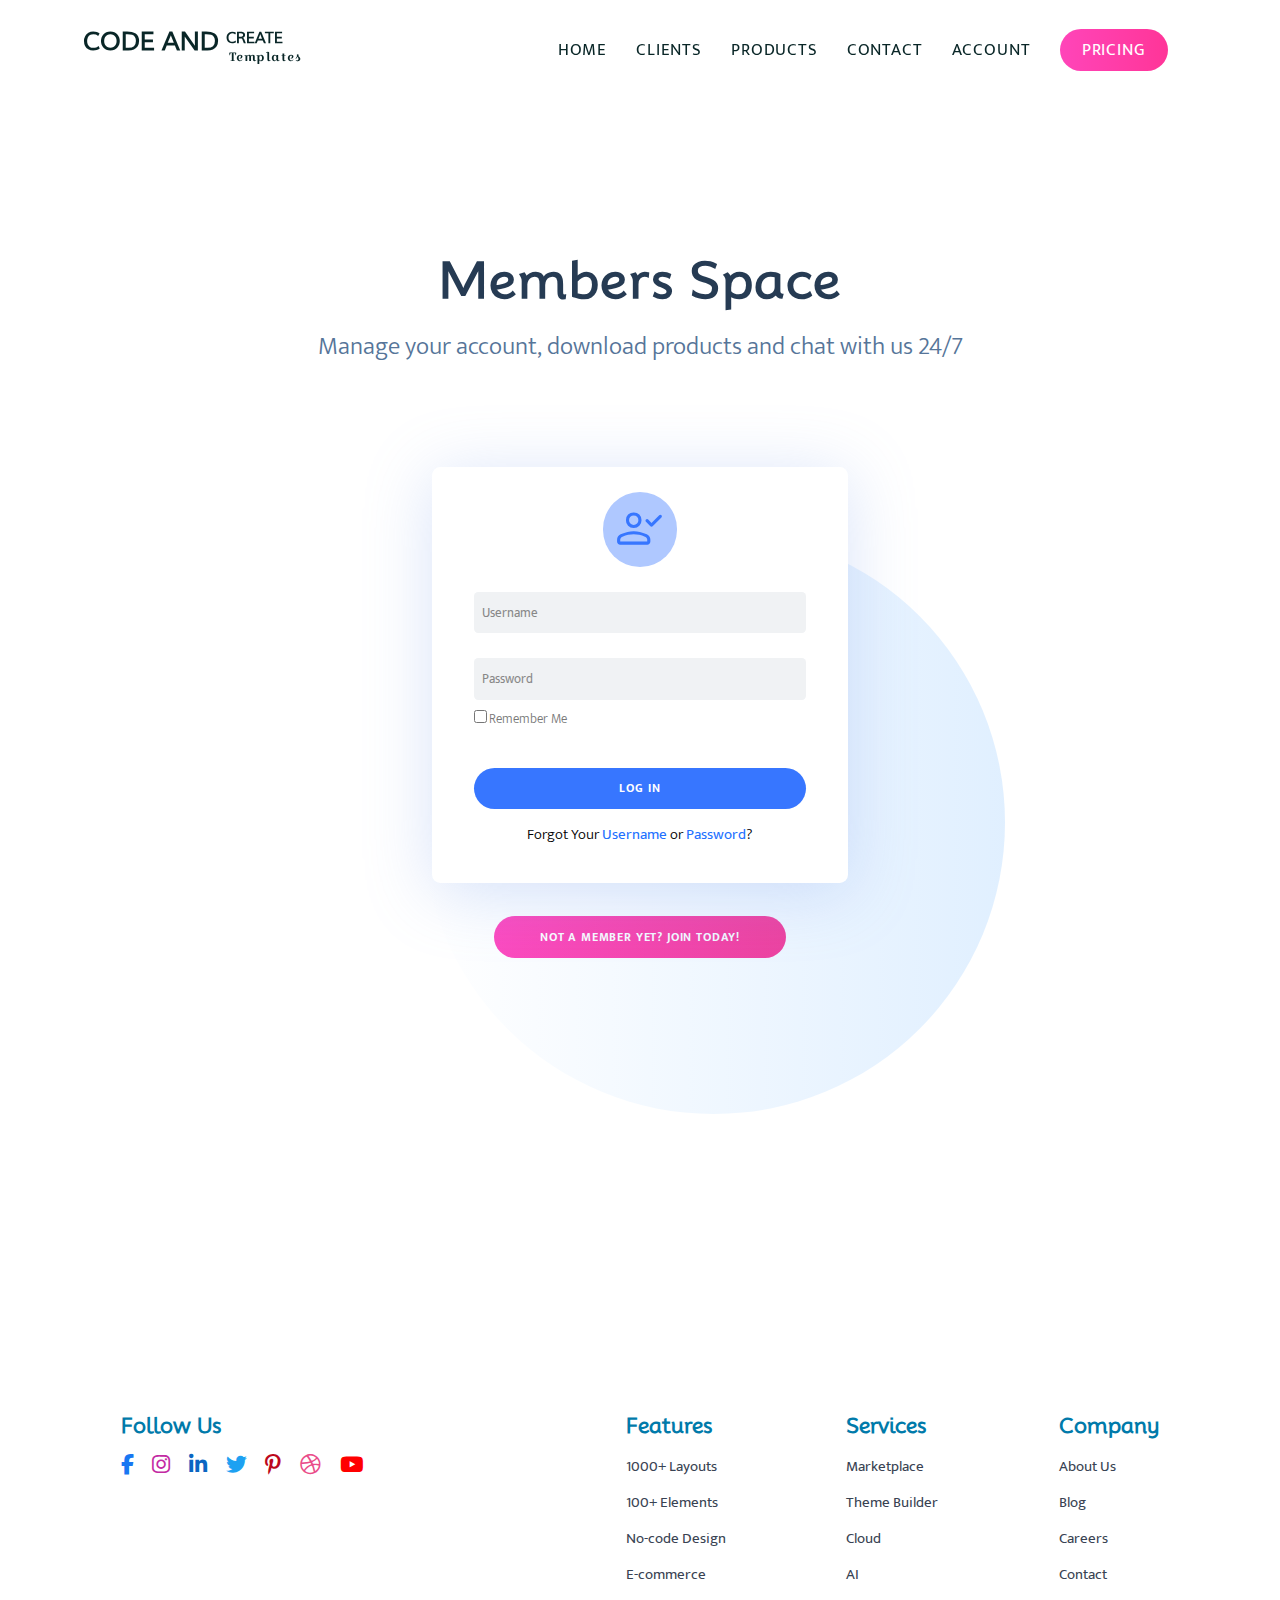
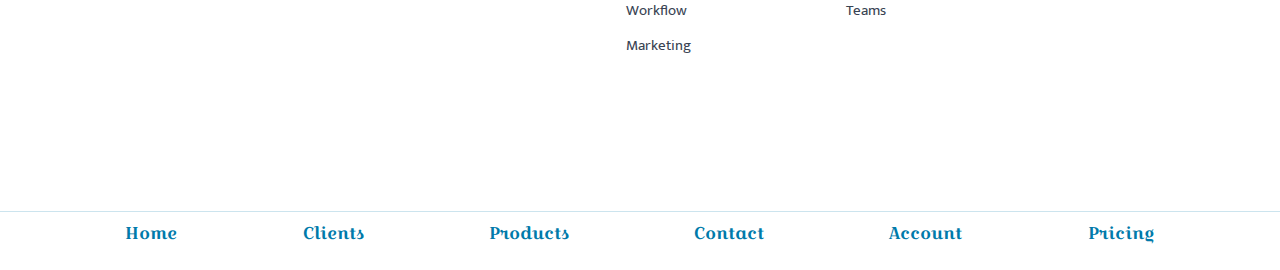
<file: account.html>
<!DOCTYPE html>
<html lang="en">
  <head>
    <meta charset="UTF-8" />
    <meta name="viewport" content="width=device-width, initial-scale=1.0" />
    <title>Responsive Website</title>
    <link rel="stylesheet" href="style.css" />
    <link rel="stylesheet" href="account.css" />
    <link
      rel="stylesheet"
      href="https://cdnjs.cloudflare.com/ajax/libs/font-awesome/6.4.2/css/all.min.css"
    />
    <link rel="preconnect" href="https://fonts.googleapis.com" />
    <link rel="preconnect" href="https://fonts.gstatic.com" crossorigin />
    <link
      href="https://fonts.googleapis.com/css2?family=Croissant+One&family=Mooli&family=Mukta:wght@300;400;500;600;700&display=swap"
      rel="stylesheet"
    />
    <link
      rel="stylesheet"
      href="https://fonts.googleapis.com/css2?family=Material+Symbols+Rounded:opsz,wght,FILL,GRAD@24,400,1,0"
    />
  </head>
  <body>
    <!-- Container -->
    <div class="container">
      <!-- Navigation -->
      <nav class="navbar multi-page-nav">
        <!-- Logo -->
        <a href="index.html">
          <div class="logo">
            <span>Code And <span>Create</span></span>
            <span>Templates</span>
          </div>
        </a>
        <!-- End of Logo -->

        <!-- Menu Icon -->
        <div class="menu-icon icon-pages">
          <div class="line line-1"></div>
          <div class="line line-2"></div>
        </div>
        <!-- End of Menu Icon -->

        <!-- Nav Items -->
        <ul class="nav-items">
          <li class="nav-item">
            <a href="index.html" class="nav-link">Home</a>
            <!-- Dropdown 1 -->
            <div class="dropdown dropdown-1">
              <div class="dropdown-1-left">
                <h3>Features</h3>
                <div class="features-list">
                  <div class="features-list-item">
                    <i class="fa-solid fa-star"></i>
                    <span>All Features</span>
                  </div>
                  <div class="features-list-item">
                    <i class="fa-solid fa-boxes-stacked"></i>
                    <span>100+ Elements</span>
                  </div>
                  <div class="features-list-item">
                    <i class="fa-solid fa-file"></i>
                    <span>1000+ Layouts</span>
                  </div>
                  <div class="features-list-item">
                    <i class="fa-solid fa-pen-nib"></i>
                    <span>No-code Design</span>
                  </div>
                  <div class="features-list-item">
                    <i class="fa-solid fa-wrench"></i>
                    <span>Theme Builder</span>
                  </div>
                  <div class="features-list-item">
                    <i class="fa-solid fa-cart-shopping"></i>
                    <span>Ecommerce</span>
                  </div>
                  <div class="features-list-item">
                    <i class="fa-solid fa-network-wired"></i>
                    <span>Workflow</span>
                  </div>
                  <div class="features-list-item">
                    <i class="fa-solid fa-lightbulb"></i>
                    <span>Marketing</span>
                  </div>
                  <div class="features-list-item">
                    <i class="fa-solid fa-code"></i>
                    <span>Developers</span>
                  </div>
                  <div class="features-list-item">
                    <i class="fa-solid fa-desktop"></i>
                    <span>Site Examples</span>
                  </div>
                  <div class="features-list-item">
                    <i class="fa-solid fa-gears"></i>
                    <span>Integrations</span>
                  </div>
                </div>
              </div>
              <div class="dropdown-1-right">
                <h3>Services</h3>
                <div class="dropdown-services">
                  <div class="dropdown-service">
                    <i class="fa-solid fa-wrench"></i>
                    <div class="dropdown-service-item">
                      <span>Theme Builder</span>
                      <span>The #1 Theme Builder</span>
                    </div>
                  </div>
                  <div class="dropdown-service">
                    <i class="fa-solid fa-lightbulb"></i>
                    <div class="dropdown-service-item">
                      <span>Marketplace</span>
                      <span>Modules, layouts, Themes</span>
                    </div>
                  </div>
                  <div class="dropdown-service">
                    <i class="fa-solid fa-cloud"></i>
                    <div class="dropdown-service-item">
                      <span>Cloud</span>
                      <span>Cloud Storage for Designers</span>
                    </div>
                  </div>
                  <div class="dropdown-service">
                    <i class="fa-solid fa-brain"></i>
                    <div class="dropdown-service-item">
                      <span>AI</span>
                      <span>Build Websites with AI</span>
                    </div>
                  </div>
                  <div class="dropdown-service">
                    <i class="fa-solid fa-people-group"></i>
                    <div class="dropdown-service-item">
                      <span>Teams</span>
                      <span>Collaboration for Agencies</span>
                    </div>
                  </div>
                  <div class="dropdown-service">
                    <i class="fa-solid fa-globe"></i>
                    <div class="dropdown-service-item">
                      <span>Hosting</span>
                      <span>Fast Hosting of the Websites</span>
                    </div>
                  </div>
                  <div class="dropdown-service">
                    <i class="fa-solid fa-crown"></i>
                    <div class="dropdown-service-item">
                      <span>VIP</span>
                      <span>24/7 Support & Discounts</span>
                    </div>
                  </div>
                </div>
                <button type="button">Join Today</button>
              </div>
            </div>
            <!-- End of Dropdown 1 -->
          </li>
          <li class="nav-item">
            <a href="clients.html" class="nav-link">Clients</a>
            <!-- Dropdown 2 -->
            <div class="dropdown dropdown-2">
              <div class="clients-item">
                <i class="fa-regular fa-envelope"></i>
                <h3>Web Design Agencies</h3>
                <p>
                  Lorem ipsum dolor sit amet, consectetur adipisicing elit. Alias, at porro natus
                  tempore sed praesentium?
                </p>
              </div>
              <div class="clients-item">
                <i class="fa-solid fa-earth-americas"></i>
                <h3>Online Store Owners</h3>
                <p>
                  Lorem ipsum dolor sit amet, consectetur adipisicing elit. Alias, at porro natus
                  tempore sed praesentium?
                </p>
              </div>
              <div class="clients-item">
                <i class="fa-brands fa-sketch"></i>
                <h3>Web Design Freelancers</h3>
                <p>
                  Lorem ipsum dolor sit amet, consectetur adipisicing elit. Alias, at porro natus
                  tempore sed praesentium?
                </p>
              </div>
              <div class="clients-item">
                <i class="fa-solid fa-store"></i>
                <h3>Small Business Owners</h3>
                <p>
                  Lorem ipsum dolor sit amet, consectetur adipisicing elit. Alias, at porro natus
                  tempore sed praesentium?
                </p>
              </div>
            </div>
            <!-- End of Dropdown 2 -->
          </li>
          <li class="nav-item">
            <a href="products.html" class="nav-link">Products</a>
            <!-- Dropdown 3 -->
            <div class="dropdown dropdown-3">
              <div class="products">
                <div class="product">
                  <i class="fa-solid fa-wrench"></i>
                  <div>
                    <span>Theme & Page Builder</span>
                    <span>The #1 Theme and Visual Page Builder</span>
                  </div>
                </div>
                <div class="product">
                  <i class="fa-solid fa-file"></i>
                  <div>
                    <span>Page Builder Plugin</span>
                    <span>Themes and Layouts</span>
                  </div>
                </div>
                <div class="product">
                  <i class="fa-solid fa-book-open"></i>
                  <div>
                    <span>Extra Magazine Theme</span>
                    <span>The Best Theme for Blogger</span>
                  </div>
                </div>
                <div class="product">
                  <i class="fa-solid fa-envelope"></i>
                  <div>
                    <span>Bloom Email Opt-ins</span>
                    <span>The Ultimate Email Opt-in Plugin</span>
                  </div>
                </div>
                <div class="product">
                  <i class="fa-solid fa-hashtag"></i>
                  <div>
                    <span>Social Sharing</span>
                    <span>Promote Social Sharing</span>
                  </div>
                </div>
              </div>
              <button type="button">Join to Download</button>
            </div>
            <!-- End of Dropdown 3 -->
          </li>
          <li class="nav-item">
            <a href="contact.html" class="nav-link">Contact</a>
            <!-- Dropdown 4 -->
            <div class="dropdown dropdown-4">
              <div class="contact-options">
                <div>
                  <i class="fa-solid fa-envelope"></i>
                  <span>Get in Touch</span>
                </div>
                <div>
                  <i class="fa-solid fa-comments"></i>
                  <span>Chat with Sales</span>
                </div>
                <div>
                  <i class="fa-solid fa-user"></i>
                  <span>Accounts & Bills</span>
                </div>
                <div>
                  <i class="fa-solid fa-wrench"></i>
                  <span>Technical Support</span>
                </div>
                <div>
                  <i class="fa-solid fa-people-group"></i>
                  <span>Ask the Community</span>
                </div>
                <div>
                  <i class="fa-solid fa-file-lines"></i>
                  <span>Documentation</span>
                </div>
              </div>
              <button type="button">Chat with Us</button>
            </div>
            <!-- End of Dropdown 4 -->
          </li>
          <li class="nav-item">
            <a href="account.html" class="nav-link">Account</a>
            <!-- Dropdown 5 -->
            <div class="dropdown dropdown-5">
              <form class="account-form">
                <div class="account-input-group">
                  <input type="text" placeholder="Username" />
                  <input type="password" placeholder="Password" />
                </div>
                <div class="check">
                  <input type="checkbox" id="check" />
                  <label for="check">Remember Me</label>
                </div>
                <button type="button">Member Login</button>
                <p>Forgot Your <span>Username</span> or <span>Password</span>?</p>
              </form>
            </div>
            <!-- End of Dropdown 5 -->
          </li>
          <li class="nav-item">
            <a href="pricing.html" class="nav-btn">Pricing</a>
          </li>
        </ul>
        <!-- End of Nav Items -->
      </nav>
      <!-- End of Navigation -->

      <!-- Account -->
      <section class="account">
        <div class="account-wrapper">
          <div class="account-circle"></div>
          <div class="account-header">
            <h1>Members Space</h1>
            <h3>Manage your account, download products and chat with us 24/7</h3>
          </div>
          <div class="account-form-wrapper">
            <span class="material-symbols-rounded"> person_check </span>
            <form>
              <div class="account-inputs">
                <input type="text" placeholder="Username" />
                <input type="password" placeholder="Password" />
              </div>
              <div class="account-check">
                <input type="checkbox" id="account-check" />
                <label for="account-check">Remember Me</label>
              </div>
              <button type="button">Log in</button>
              <p>Forgot Your <span>Username</span> or <span>Password</span>?</p>
            </form>
          </div>
          <button type="button" class="btn-out">Not a member yet? Join today!</button>
        </div>
      </section>
      <!-- End of Account -->

      <!-- Footer -->
      <footer>
        <div class="footer-content">
          <div class="footer-top">
            <div class="footer-social-media footer-item">
              <h3>Follow Us</h3>
              <div class="icons">
                <i class="fa-brands fa-facebook-f"></i>
                <i class="fa-brands fa-instagram"></i>
                <i class="fa-brands fa-linkedin-in"></i>
                <i class="fa-brands fa-twitter"></i>
                <i class="fa-brands fa-pinterest-p"></i>
                <i class="fa-brands fa-dribbble"></i>
                <i class="fa-brands fa-youtube"></i>
              </div>
            </div>
            <div class="footer-item">
              <h3>Features</h3>
              <a href="#">1000+ Layouts</a>
              <a href="#">100+ Elements</a>
              <a href="#">No-code Design</a>
              <a href="#">E-commerce</a>
              <a href="#">Workflow</a>
              <a href="#">Marketing</a>
            </div>
            <div class="footer-item">
              <h3>Services</h3>
              <a href="#">Marketplace</a>
              <a href="#">Theme Builder</a>
              <a href="#">Cloud</a>
              <a href="#">AI</a>
              <a href="#">Teams</a>
            </div>
            <div class="footer-item">
              <h3>Company</h3>
              <a href="#">About Us</a>
              <a href="#">Blog</a>
              <a href="#">Careers</a>
              <a href="#">Contact</a>
            </div>
          </div>
          <div class="footer-bottom">
            <a href="index.html">Home</a>
            <a href="clients.html">Clients</a>
            <a href="products.html">Products</a>
            <a href="contact.html">Contact</a>
            <a href="account.html">Account</a>
            <a href="pricing.html">Pricing</a>
          </div>
        </div>
      </footer>
      <!-- End of Footer -->
    </div>
    <!-- End of Container -->
    <script src="script.js"></script>
  </body>
</html>
</file>
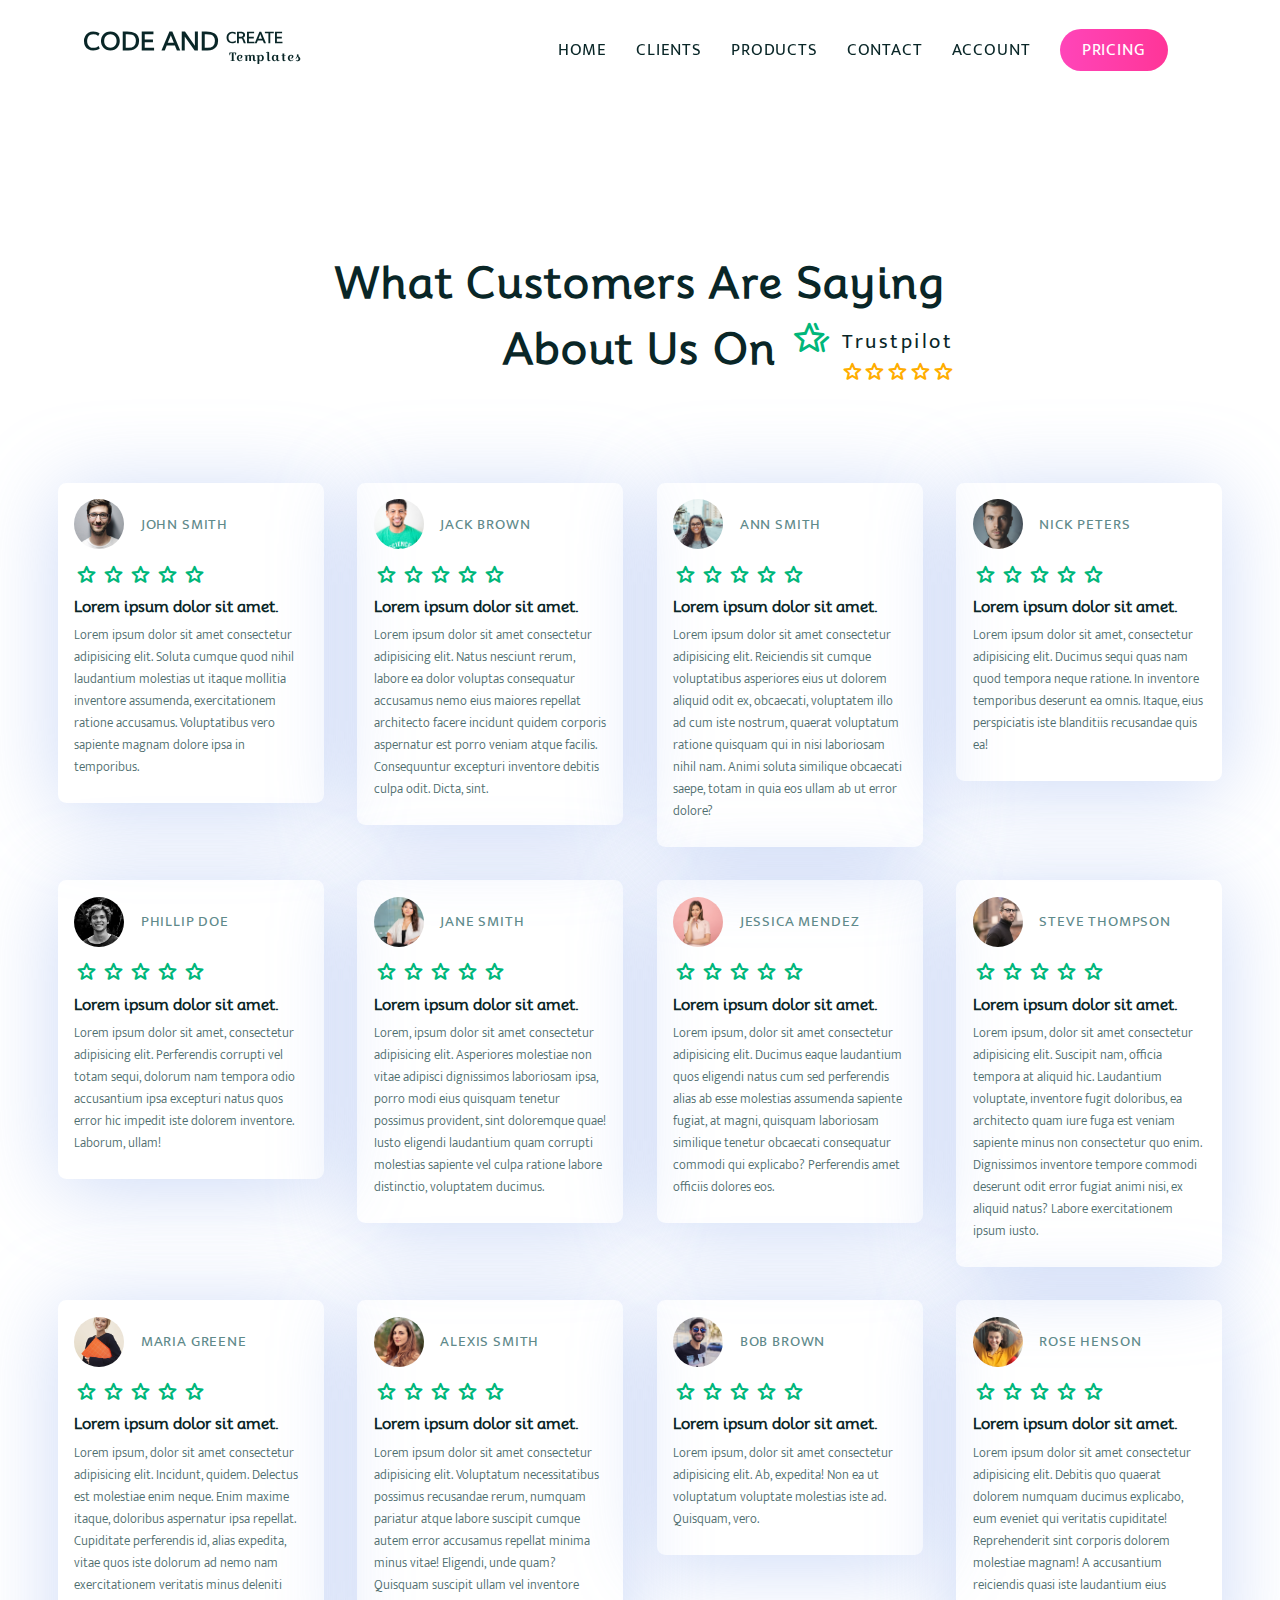
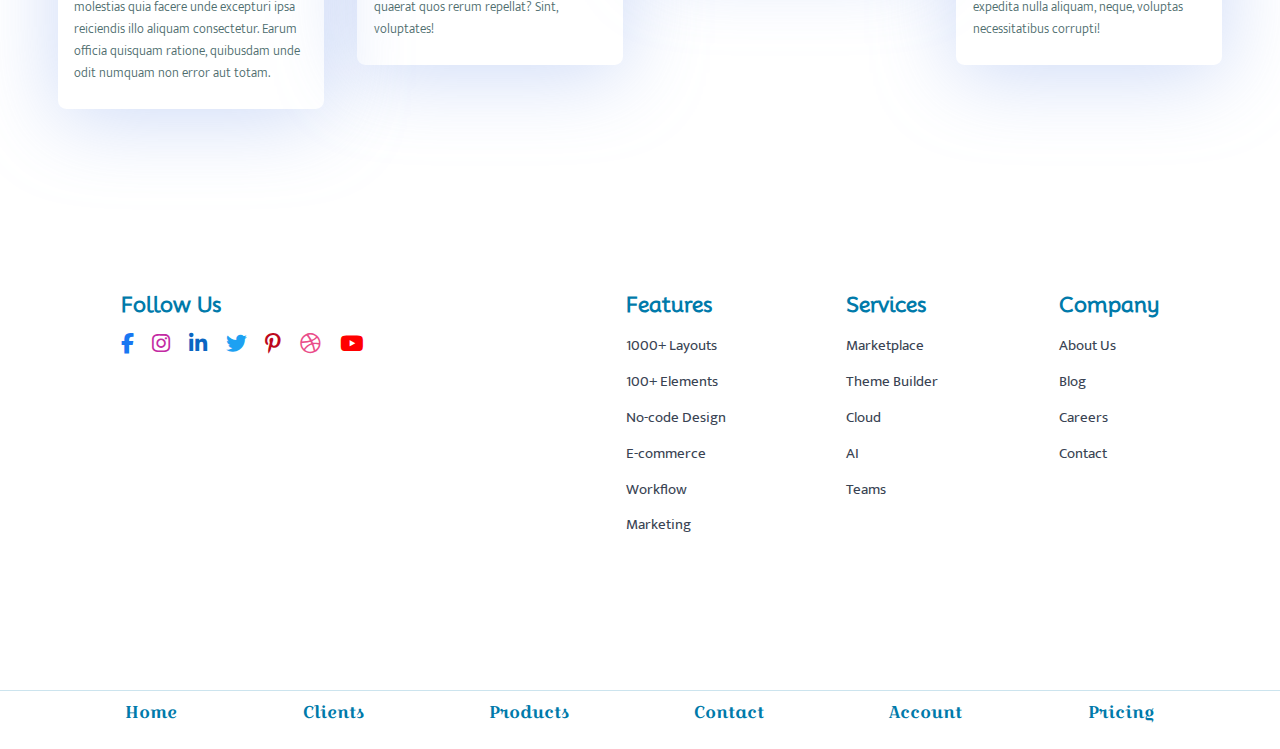
<file: clients.html>
<!DOCTYPE html>
<html lang="en">
  <head>
    <meta charset="UTF-8" />
    <meta name="viewport" content="width=device-width, initial-scale=1.0" />
    <title>Responsive Website</title>
    <link rel="stylesheet" href="style.css" />
    <link rel="stylesheet" href="clients.css" />
    <link
      rel="stylesheet"
      href="https://cdnjs.cloudflare.com/ajax/libs/font-awesome/6.4.2/css/all.min.css"
    />
    <link rel="preconnect" href="https://fonts.googleapis.com" />
    <link rel="preconnect" href="https://fonts.gstatic.com" crossorigin />
    <link
      href="https://fonts.googleapis.com/css2?family=Croissant+One&family=Mooli&family=Mukta:wght@300;400;500;600;700&display=swap"
      rel="stylesheet"
    />
    <link
      rel="stylesheet"
      href="https://fonts.googleapis.com/css2?family=Material+Symbols+Rounded:opsz,wght,FILL,GRAD@24,400,1,0"
    />
  </head>
  <body>
    <!-- Container -->
    <div class="container">
      <!-- Navigation -->
      <nav class="navbar multi-page-nav">
        <!-- Logo -->
        <a href="index.html">
          <div class="logo">
            <span>Code And <span>Create</span></span>
            <span>Templates</span>
          </div>
        </a>
        <!-- End of Logo -->

        <!-- Menu Icon -->
        <div class="menu-icon icon-pages">
          <div class="line line-1"></div>
          <div class="line line-2"></div>
        </div>
        <!-- End of Menu Icon -->

        <!-- Nav Items -->
        <ul class="nav-items">
          <li class="nav-item">
            <a href="index.html" class="nav-link">Home</a>
            <!-- Dropdown 1 -->
            <div class="dropdown dropdown-1">
              <div class="dropdown-1-left">
                <h3>Features</h3>
                <div class="features-list">
                  <div class="features-list-item">
                    <i class="fa-solid fa-star"></i>
                    <span>All Features</span>
                  </div>
                  <div class="features-list-item">
                    <i class="fa-solid fa-boxes-stacked"></i>
                    <span>100+ Elements</span>
                  </div>
                  <div class="features-list-item">
                    <i class="fa-solid fa-file"></i>
                    <span>1000+ Layouts</span>
                  </div>
                  <div class="features-list-item">
                    <i class="fa-solid fa-pen-nib"></i>
                    <span>No-code Design</span>
                  </div>
                  <div class="features-list-item">
                    <i class="fa-solid fa-wrench"></i>
                    <span>Theme Builder</span>
                  </div>
                  <div class="features-list-item">
                    <i class="fa-solid fa-cart-shopping"></i>
                    <span>Ecommerce</span>
                  </div>
                  <div class="features-list-item">
                    <i class="fa-solid fa-network-wired"></i>
                    <span>Workflow</span>
                  </div>
                  <div class="features-list-item">
                    <i class="fa-solid fa-lightbulb"></i>
                    <span>Marketing</span>
                  </div>
                  <div class="features-list-item">
                    <i class="fa-solid fa-code"></i>
                    <span>Developers</span>
                  </div>
                  <div class="features-list-item">
                    <i class="fa-solid fa-desktop"></i>
                    <span>Site Examples</span>
                  </div>
                  <div class="features-list-item">
                    <i class="fa-solid fa-gears"></i>
                    <span>Integrations</span>
                  </div>
                </div>
              </div>
              <div class="dropdown-1-right">
                <h3>Services</h3>
                <div class="dropdown-services">
                  <div class="dropdown-service">
                    <i class="fa-solid fa-wrench"></i>
                    <div class="dropdown-service-item">
                      <span>Theme Builder</span>
                      <span>The #1 Theme Builder</span>
                    </div>
                  </div>
                  <div class="dropdown-service">
                    <i class="fa-solid fa-lightbulb"></i>
                    <div class="dropdown-service-item">
                      <span>Marketplace</span>
                      <span>Modules, layouts, Themes</span>
                    </div>
                  </div>
                  <div class="dropdown-service">
                    <i class="fa-solid fa-cloud"></i>
                    <div class="dropdown-service-item">
                      <span>Cloud</span>
                      <span>Cloud Storage for Designers</span>
                    </div>
                  </div>
                  <div class="dropdown-service">
                    <i class="fa-solid fa-brain"></i>
                    <div class="dropdown-service-item">
                      <span>AI</span>
                      <span>Build Websites with AI</span>
                    </div>
                  </div>
                  <div class="dropdown-service">
                    <i class="fa-solid fa-people-group"></i>
                    <div class="dropdown-service-item">
                      <span>Teams</span>
                      <span>Collaboration for Agencies</span>
                    </div>
                  </div>
                  <div class="dropdown-service">
                    <i class="fa-solid fa-globe"></i>
                    <div class="dropdown-service-item">
                      <span>Hosting</span>
                      <span>Fast Hosting of the Websites</span>
                    </div>
                  </div>
                  <div class="dropdown-service">
                    <i class="fa-solid fa-crown"></i>
                    <div class="dropdown-service-item">
                      <span>VIP</span>
                      <span>24/7 Support & Discounts</span>
                    </div>
                  </div>
                </div>
                <button type="button">Join Today</button>
              </div>
            </div>
            <!-- End of Dropdown 1 -->
          </li>
          <li class="nav-item">
            <a href="clients.html" class="nav-link">Clients</a>
            <!-- Dropdown 2 -->
            <div class="dropdown dropdown-2">
              <div class="clients-item">
                <i class="fa-regular fa-envelope"></i>
                <h3>Web Design Agencies</h3>
                <p>
                  Lorem ipsum dolor sit amet, consectetur adipisicing elit. Alias, at porro natus
                  tempore sed praesentium?
                </p>
              </div>
              <div class="clients-item">
                <i class="fa-solid fa-earth-americas"></i>
                <h3>Online Store Owners</h3>
                <p>
                  Lorem ipsum dolor sit amet, consectetur adipisicing elit. Alias, at porro natus
                  tempore sed praesentium?
                </p>
              </div>
              <div class="clients-item">
                <i class="fa-brands fa-sketch"></i>
                <h3>Web Design Freelancers</h3>
                <p>
                  Lorem ipsum dolor sit amet, consectetur adipisicing elit. Alias, at porro natus
                  tempore sed praesentium?
                </p>
              </div>
              <div class="clients-item">
                <i class="fa-solid fa-store"></i>
                <h3>Small Business Owners</h3>
                <p>
                  Lorem ipsum dolor sit amet, consectetur adipisicing elit. Alias, at porro natus
                  tempore sed praesentium?
                </p>
              </div>
            </div>
            <!-- End of Dropdown 2 -->
          </li>
          <li class="nav-item">
            <a href="products.html" class="nav-link">Products</a>
            <!-- Dropdown 3 -->
            <div class="dropdown dropdown-3">
              <div class="products">
                <div class="product">
                  <i class="fa-solid fa-wrench"></i>
                  <div>
                    <span>Theme & Page Builder</span>
                    <span>The #1 Theme and Visual Page Builder</span>
                  </div>
                </div>
                <div class="product">
                  <i class="fa-solid fa-file"></i>
                  <div>
                    <span>Page Builder Plugin</span>
                    <span>Themes and Layouts</span>
                  </div>
                </div>
                <div class="product">
                  <i class="fa-solid fa-book-open"></i>
                  <div>
                    <span>Extra Magazine Theme</span>
                    <span>The Best Theme for Blogger</span>
                  </div>
                </div>
                <div class="product">
                  <i class="fa-solid fa-envelope"></i>
                  <div>
                    <span>Bloom Email Opt-ins</span>
                    <span>The Ultimate Email Opt-in Plugin</span>
                  </div>
                </div>
                <div class="product">
                  <i class="fa-solid fa-hashtag"></i>
                  <div>
                    <span>Social Sharing</span>
                    <span>Promote Social Sharing</span>
                  </div>
                </div>
              </div>
              <button type="button">Join to Download</button>
            </div>
            <!-- End of Dropdown 3 -->
          </li>
          <li class="nav-item">
            <a href="contact.html" class="nav-link">Contact</a>
            <!-- Dropdown 4 -->
            <div class="dropdown dropdown-4">
              <div class="contact-options">
                <div>
                  <i class="fa-solid fa-envelope"></i>
                  <span>Get in Touch</span>
                </div>
                <div>
                  <i class="fa-solid fa-comments"></i>
                  <span>Chat with Sales</span>
                </div>
                <div>
                  <i class="fa-solid fa-user"></i>
                  <span>Accounts & Bills</span>
                </div>
                <div>
                  <i class="fa-solid fa-wrench"></i>
                  <span>Technical Support</span>
                </div>
                <div>
                  <i class="fa-solid fa-people-group"></i>
                  <span>Ask the Community</span>
                </div>
                <div>
                  <i class="fa-solid fa-file-lines"></i>
                  <span>Documentation</span>
                </div>
              </div>
              <button type="button">Chat with Us</button>
            </div>
            <!-- End of Dropdown 4 -->
          </li>
          <li class="nav-item">
            <a href="account.html" class="nav-link">Account</a>
            <!-- Dropdown 5 -->
            <div class="dropdown dropdown-5">
              <form class="account-form">
                <div class="account-input-group">
                  <input type="text" placeholder="Username" />
                  <input type="password" placeholder="Password" />
                </div>
                <div class="check">
                  <input type="checkbox" id="check" />
                  <label for="check">Remember Me</label>
                </div>
                <button type="button">Member Login</button>
                <p>Forgot Your <span>Username</span> or <span>Password</span>?</p>
              </form>
            </div>
            <!-- End of Dropdown 5 -->
          </li>
          <li class="nav-item">
            <a href="pricing.html" class="nav-btn">Pricing</a>
          </li>
        </ul>
        <!-- End of Nav Items -->
      </nav>
      <!-- End of Navigation -->

      <!-- Testimonials -->
      <section class="testimonials">
        <div class="testimonials-header">
          <h1>What Customers Are Saying About Us On</h1>
          <div class="stars">
            <span class="material-symbols-rounded"> hotel_class </span>
            <div class="trustpilot">
              <span>Trustpilot</span>
              <div>
                <span class="material-symbols-rounded"> star </span>
                <span class="material-symbols-rounded"> star </span>
                <span class="material-symbols-rounded"> star </span>
                <span class="material-symbols-rounded"> star </span>
                <span class="material-symbols-rounded"> star </span>
              </div>
            </div>
          </div>
        </div>
        <div class="testimonials-wrapper">
          <div class="testimonial">
            <div class="testimonial-top">
              <img src="images/client1.jpg" />
              <span>John Smith</span>
            </div>
            <div class="testimonial-body">
              <div>
                <span class="material-symbols-rounded"> star </span>
                <span class="material-symbols-rounded"> star </span>
                <span class="material-symbols-rounded"> star </span>
                <span class="material-symbols-rounded"> star </span>
                <span class="material-symbols-rounded"> star </span>
              </div>
              <p>Lorem ipsum dolor sit amet.</p>
              <p>
                Lorem ipsum dolor sit amet consectetur adipisicing elit. Soluta cumque quod nihil
                laudantium molestias ut itaque mollitia inventore assumenda, exercitationem ratione
                accusamus. Voluptatibus vero sapiente magnam dolore ipsa in temporibus.
              </p>
            </div>
          </div>
          <div class="testimonial">
            <div class="testimonial-top">
              <img src="images/client2.jpg" />
              <span>Jack Brown</span>
            </div>
            <div class="testimonial-body">
              <div>
                <span class="material-symbols-rounded"> star </span>
                <span class="material-symbols-rounded"> star </span>
                <span class="material-symbols-rounded"> star </span>
                <span class="material-symbols-rounded"> star </span>
                <span class="material-symbols-rounded"> star </span>
              </div>
              <p>Lorem ipsum dolor sit amet.</p>
              <p>
                Lorem ipsum dolor sit amet consectetur adipisicing elit. Natus nesciunt rerum,
                labore ea dolor voluptas consequatur accusamus nemo eius maiores repellat architecto
                facere incidunt quidem corporis aspernatur est porro veniam atque facilis.
                Consequuntur excepturi inventore debitis culpa odit. Dicta, sint.
              </p>
            </div>
          </div>
          <div class="testimonial">
            <div class="testimonial-top">
              <img src="images/client3.jpg" />
              <span>Ann Smith</span>
            </div>
            <div class="testimonial-body">
              <div>
                <span class="material-symbols-rounded"> star </span>
                <span class="material-symbols-rounded"> star </span>
                <span class="material-symbols-rounded"> star </span>
                <span class="material-symbols-rounded"> star </span>
                <span class="material-symbols-rounded"> star </span>
              </div>
              <p>Lorem ipsum dolor sit amet.</p>
              <p>
                Lorem ipsum dolor sit amet consectetur adipisicing elit. Reiciendis sit cumque
                voluptatibus asperiores eius ut dolorem aliquid odit ex, obcaecati, voluptatem illo
                ad cum iste nostrum, quaerat voluptatum ratione quisquam qui in nisi laboriosam
                nihil nam. Animi soluta similique obcaecati saepe, totam in quia eos ullam ab ut
                error dolore?
              </p>
            </div>
          </div>
          <div class="testimonial">
            <div class="testimonial-top">
              <img src="images/client4.jpg" />
              <span>Nick Peters</span>
            </div>
            <div class="testimonial-body">
              <div>
                <span class="material-symbols-rounded"> star </span>
                <span class="material-symbols-rounded"> star </span>
                <span class="material-symbols-rounded"> star </span>
                <span class="material-symbols-rounded"> star </span>
                <span class="material-symbols-rounded"> star </span>
              </div>
              <p>Lorem ipsum dolor sit amet.</p>
              <p>
                Lorem ipsum dolor sit amet, consectetur adipisicing elit. Ducimus sequi quas nam
                quod tempora neque ratione. In inventore temporibus deserunt ea omnis. Itaque, eius
                perspiciatis iste blanditiis recusandae quis ea!
              </p>
            </div>
          </div>
          <div class="testimonial">
            <div class="testimonial-top">
              <img src="images/client5.jpg" />
              <span>Phillip Doe</span>
            </div>
            <div class="testimonial-body">
              <div>
                <span class="material-symbols-rounded"> star </span>
                <span class="material-symbols-rounded"> star </span>
                <span class="material-symbols-rounded"> star </span>
                <span class="material-symbols-rounded"> star </span>
                <span class="material-symbols-rounded"> star </span>
              </div>
              <p>Lorem ipsum dolor sit amet.</p>
              <p>
                Lorem ipsum dolor sit amet, consectetur adipisicing elit. Perferendis corrupti vel
                totam sequi, dolorum nam tempora odio accusantium ipsa excepturi natus quos error
                hic impedit iste dolorem inventore. Laborum, ullam!
              </p>
            </div>
          </div>
          <div class="testimonial">
            <div class="testimonial-top">
              <img src="images/client6.jpg" />
              <span>Jane Smith</span>
            </div>
            <div class="testimonial-body">
              <div>
                <span class="material-symbols-rounded"> star </span>
                <span class="material-symbols-rounded"> star </span>
                <span class="material-symbols-rounded"> star </span>
                <span class="material-symbols-rounded"> star </span>
                <span class="material-symbols-rounded"> star </span>
              </div>
              <p>Lorem ipsum dolor sit amet.</p>
              <p>
                Lorem, ipsum dolor sit amet consectetur adipisicing elit. Asperiores molestiae non
                vitae adipisci dignissimos laboriosam ipsa, porro modi eius quisquam tenetur
                possimus provident, sint doloremque quae! Iusto eligendi laudantium quam corrupti
                molestias sapiente vel culpa ratione labore distinctio, voluptatem ducimus.
              </p>
            </div>
          </div>
          <div class="testimonial">
            <div class="testimonial-top">
              <img src="images/client7.jpg" />
              <span>Jessica Mendez</span>
            </div>
            <div class="testimonial-body">
              <div>
                <span class="material-symbols-rounded"> star </span>
                <span class="material-symbols-rounded"> star </span>
                <span class="material-symbols-rounded"> star </span>
                <span class="material-symbols-rounded"> star </span>
                <span class="material-symbols-rounded"> star </span>
              </div>
              <p>Lorem ipsum dolor sit amet.</p>
              <p>
                Lorem ipsum, dolor sit amet consectetur adipisicing elit. Ducimus eaque laudantium
                quos eligendi natus cum sed perferendis alias ab esse molestias assumenda sapiente
                fugiat, at magni, quisquam laboriosam similique tenetur obcaecati consequatur
                commodi qui explicabo? Perferendis amet officiis dolores eos.
              </p>
            </div>
          </div>
          <div class="testimonial">
            <div class="testimonial-top">
              <img src="images/client8.jpg" />
              <span>Steve Thompson</span>
            </div>
            <div class="testimonial-body">
              <div>
                <span class="material-symbols-rounded"> star </span>
                <span class="material-symbols-rounded"> star </span>
                <span class="material-symbols-rounded"> star </span>
                <span class="material-symbols-rounded"> star </span>
                <span class="material-symbols-rounded"> star </span>
              </div>
              <p>Lorem ipsum dolor sit amet.</p>
              <p>
                Lorem ipsum, dolor sit amet consectetur adipisicing elit. Suscipit nam, officia
                tempora at aliquid hic. Laudantium voluptate, inventore fugit doloribus, ea
                architecto quam iure fuga est veniam sapiente minus non consectetur quo enim.
                Dignissimos inventore tempore commodi deserunt odit error fugiat animi nisi, ex
                aliquid natus? Labore exercitationem ipsum iusto.
              </p>
            </div>
          </div>
          <div class="testimonial">
            <div class="testimonial-top">
              <img src="images/client9.jpg" />
              <span>Maria Greene</span>
            </div>
            <div class="testimonial-body">
              <div>
                <span class="material-symbols-rounded"> star </span>
                <span class="material-symbols-rounded"> star </span>
                <span class="material-symbols-rounded"> star </span>
                <span class="material-symbols-rounded"> star </span>
                <span class="material-symbols-rounded"> star </span>
              </div>
              <p>Lorem ipsum dolor sit amet.</p>
              <p>
                Lorem ipsum, dolor sit amet consectetur adipisicing elit. Incidunt, quidem. Delectus
                est molestiae enim neque. Enim maxime itaque, doloribus aspernatur ipsa repellat.
                Cupiditate perferendis id, alias expedita, vitae quos iste dolorum ad nemo nam
                exercitationem veritatis minus deleniti molestias quia facere unde excepturi ipsa
                reiciendis illo aliquam consectetur. Earum officia quisquam ratione, quibusdam unde
                odit numquam non error aut totam.
              </p>
            </div>
          </div>
          <div class="testimonial">
            <div class="testimonial-top">
              <img src="images/client10.jpg" />
              <span>Alexis Smith</span>
            </div>
            <div class="testimonial-body">
              <div>
                <span class="material-symbols-rounded"> star </span>
                <span class="material-symbols-rounded"> star </span>
                <span class="material-symbols-rounded"> star </span>
                <span class="material-symbols-rounded"> star </span>
                <span class="material-symbols-rounded"> star </span>
              </div>
              <p>Lorem ipsum dolor sit amet.</p>
              <p>
                Lorem ipsum dolor sit amet consectetur adipisicing elit. Voluptatum necessitatibus
                possimus recusandae rerum, numquam pariatur atque labore suscipit cumque autem error
                accusamus repellat minima minus vitae! Eligendi, unde quam? Quisquam suscipit ullam
                vel inventore quaerat quos rerum repellat? Sint, voluptates!
              </p>
            </div>
          </div>
          <div class="testimonial">
            <div class="testimonial-top">
              <img src="images/client11.jpg" />
              <span>Bob Brown</span>
            </div>
            <div class="testimonial-body">
              <div>
                <span class="material-symbols-rounded"> star </span>
                <span class="material-symbols-rounded"> star </span>
                <span class="material-symbols-rounded"> star </span>
                <span class="material-symbols-rounded"> star </span>
                <span class="material-symbols-rounded"> star </span>
              </div>
              <p>Lorem ipsum dolor sit amet.</p>
              <p>
                Lorem ipsum, dolor sit amet consectetur adipisicing elit. Ab, expedita! Non ea ut
                voluptatum voluptate molestias iste ad. Quisquam, vero.
              </p>
            </div>
          </div>
          <div class="testimonial">
            <div class="testimonial-top">
              <img src="images/client12.jpg" />
              <span>Rose Henson</span>
            </div>
            <div class="testimonial-body">
              <div>
                <span class="material-symbols-rounded"> star </span>
                <span class="material-symbols-rounded"> star </span>
                <span class="material-symbols-rounded"> star </span>
                <span class="material-symbols-rounded"> star </span>
                <span class="material-symbols-rounded"> star </span>
              </div>
              <p>Lorem ipsum dolor sit amet.</p>
              <p>
                Lorem ipsum dolor sit amet consectetur adipisicing elit. Debitis quo quaerat dolorem
                numquam ducimus explicabo, eum eveniet qui veritatis cupiditate! Reprehenderit sint
                corporis dolorem molestiae magnam! A accusantium reiciendis quasi iste laudantium
                eius expedita nulla aliquam, neque, voluptas necessitatibus corrupti!
              </p>
            </div>
          </div>
        </div>
      </section>
      <!-- End of Testimonials -->

      <!-- Footer -->
      <footer>
        <div class="footer-content">
          <div class="footer-top">
            <div class="footer-social-media footer-item">
              <h3>Follow Us</h3>
              <div class="icons">
                <i class="fa-brands fa-facebook-f"></i>
                <i class="fa-brands fa-instagram"></i>
                <i class="fa-brands fa-linkedin-in"></i>
                <i class="fa-brands fa-twitter"></i>
                <i class="fa-brands fa-pinterest-p"></i>
                <i class="fa-brands fa-dribbble"></i>
                <i class="fa-brands fa-youtube"></i>
              </div>
            </div>
            <div class="footer-item">
              <h3>Features</h3>
              <a href="#">1000+ Layouts</a>
              <a href="#">100+ Elements</a>
              <a href="#">No-code Design</a>
              <a href="#">E-commerce</a>
              <a href="#">Workflow</a>
              <a href="#">Marketing</a>
            </div>
            <div class="footer-item">
              <h3>Services</h3>
              <a href="#">Marketplace</a>
              <a href="#">Theme Builder</a>
              <a href="#">Cloud</a>
              <a href="#">AI</a>
              <a href="#">Teams</a>
            </div>
            <div class="footer-item">
              <h3>Company</h3>
              <a href="#">About Us</a>
              <a href="#">Blog</a>
              <a href="#">Careers</a>
              <a href="#">Contact</a>
            </div>
          </div>
          <div class="footer-bottom">
            <a href="index.html">Home</a>
            <a href="clients.html">Clients</a>
            <a href="products.html">Products</a>
            <a href="contact.html">Contact</a>
            <a href="account.html">Account</a>
            <a href="pricing.html">Pricing</a>
          </div>
        </div>
      </footer>
      <!-- End of Footer -->
    </div>
    <!-- End of Container -->
    <script src="script.js"></script>
  </body>
</html>
</file>
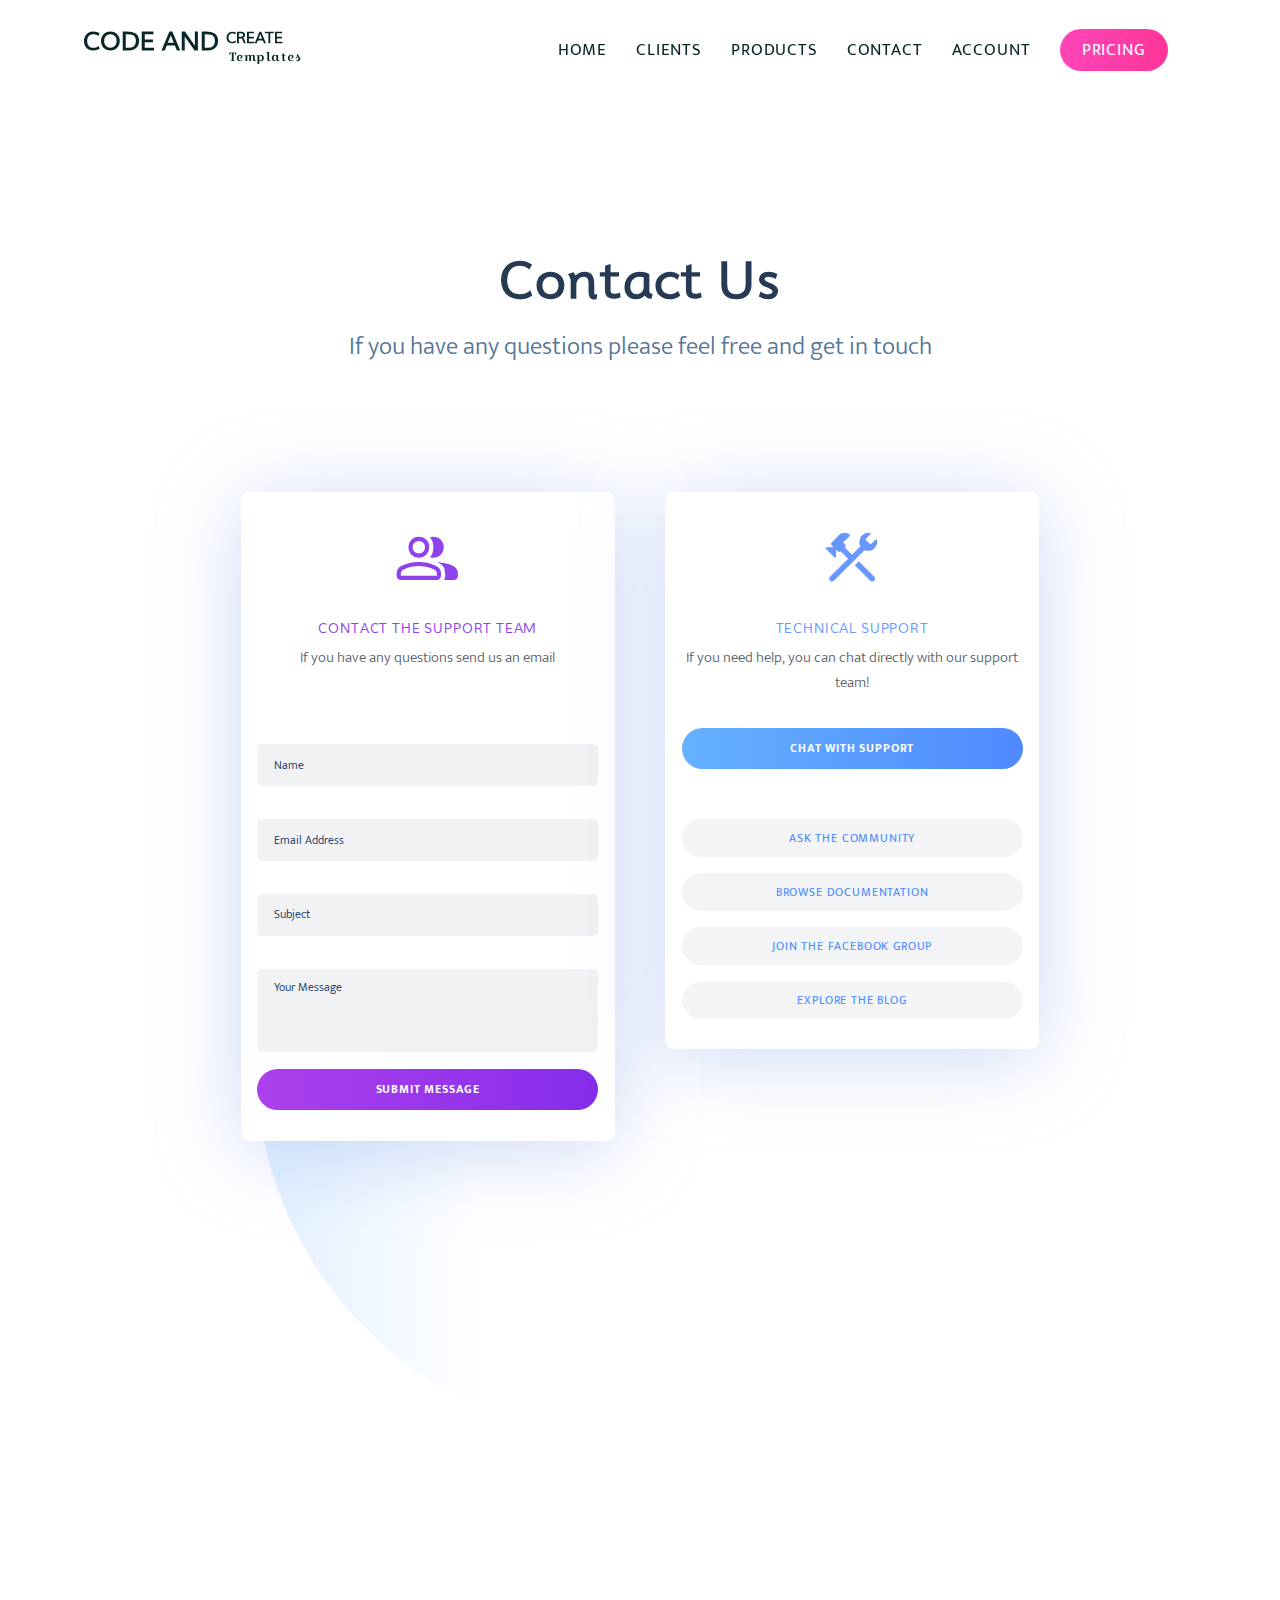
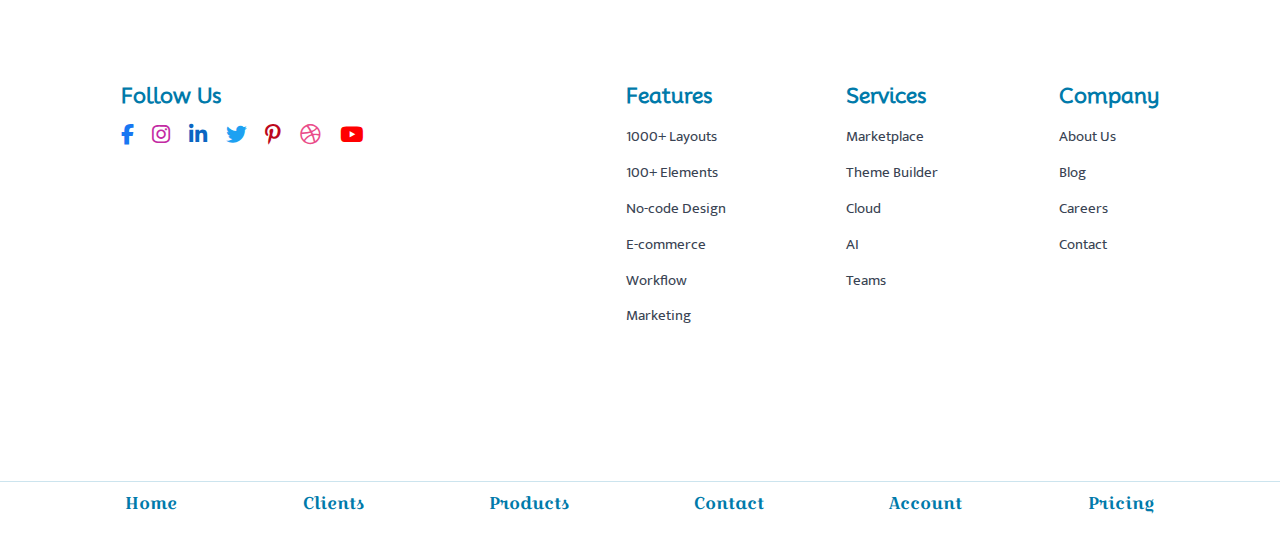
<file: contact.html>
<!DOCTYPE html>
<html lang="en">
  <head>
    <meta charset="UTF-8" />
    <meta name="viewport" content="width=device-width, initial-scale=1.0" />
    <title>Responsive Website</title>
    <link rel="stylesheet" href="style.css" />
    <link rel="stylesheet" href="contact.css" />
    <link
      rel="stylesheet"
      href="https://cdnjs.cloudflare.com/ajax/libs/font-awesome/6.4.2/css/all.min.css"
    />
    <link rel="preconnect" href="https://fonts.googleapis.com" />
    <link rel="preconnect" href="https://fonts.gstatic.com" crossorigin />
    <link
      href="https://fonts.googleapis.com/css2?family=Croissant+One&family=Mooli&family=Mukta:wght@300;400;500;600;700&display=swap"
      rel="stylesheet"
    />
    <link
      rel="stylesheet"
      href="https://fonts.googleapis.com/css2?family=Material+Symbols+Rounded:opsz,wght,FILL,GRAD@24,400,1,0"
    />
  </head>
  <body>
    <!-- Container -->
    <div class="container">
      <!-- Navigation -->
      <nav class="navbar multi-page-nav">
        <!-- Logo -->
        <a href="index.html">
          <div class="logo">
            <span>Code And <span>Create</span></span>
            <span>Templates</span>
          </div>
        </a>
        <!-- End of Logo -->

        <!-- Menu Icon -->
        <div class="menu-icon icon-pages">
          <div class="line line-1"></div>
          <div class="line line-2"></div>
        </div>
        <!-- End of Menu Icon -->

        <!-- Nav Items -->
        <ul class="nav-items">
          <li class="nav-item">
            <a href="index.html" class="nav-link">Home</a>
            <!-- Dropdown 1 -->
            <div class="dropdown dropdown-1">
              <div class="dropdown-1-left">
                <h3>Features</h3>
                <div class="features-list">
                  <div class="features-list-item">
                    <i class="fa-solid fa-star"></i>
                    <span>All Features</span>
                  </div>
                  <div class="features-list-item">
                    <i class="fa-solid fa-boxes-stacked"></i>
                    <span>100+ Elements</span>
                  </div>
                  <div class="features-list-item">
                    <i class="fa-solid fa-file"></i>
                    <span>1000+ Layouts</span>
                  </div>
                  <div class="features-list-item">
                    <i class="fa-solid fa-pen-nib"></i>
                    <span>No-code Design</span>
                  </div>
                  <div class="features-list-item">
                    <i class="fa-solid fa-wrench"></i>
                    <span>Theme Builder</span>
                  </div>
                  <div class="features-list-item">
                    <i class="fa-solid fa-cart-shopping"></i>
                    <span>Ecommerce</span>
                  </div>
                  <div class="features-list-item">
                    <i class="fa-solid fa-network-wired"></i>
                    <span>Workflow</span>
                  </div>
                  <div class="features-list-item">
                    <i class="fa-solid fa-lightbulb"></i>
                    <span>Marketing</span>
                  </div>
                  <div class="features-list-item">
                    <i class="fa-solid fa-code"></i>
                    <span>Developers</span>
                  </div>
                  <div class="features-list-item">
                    <i class="fa-solid fa-desktop"></i>
                    <span>Site Examples</span>
                  </div>
                  <div class="features-list-item">
                    <i class="fa-solid fa-gears"></i>
                    <span>Integrations</span>
                  </div>
                </div>
              </div>
              <div class="dropdown-1-right">
                <h3>Services</h3>
                <div class="dropdown-services">
                  <div class="dropdown-service">
                    <i class="fa-solid fa-wrench"></i>
                    <div class="dropdown-service-item">
                      <span>Theme Builder</span>
                      <span>The #1 Theme Builder</span>
                    </div>
                  </div>
                  <div class="dropdown-service">
                    <i class="fa-solid fa-lightbulb"></i>
                    <div class="dropdown-service-item">
                      <span>Marketplace</span>
                      <span>Modules, layouts, Themes</span>
                    </div>
                  </div>
                  <div class="dropdown-service">
                    <i class="fa-solid fa-cloud"></i>
                    <div class="dropdown-service-item">
                      <span>Cloud</span>
                      <span>Cloud Storage for Designers</span>
                    </div>
                  </div>
                  <div class="dropdown-service">
                    <i class="fa-solid fa-brain"></i>
                    <div class="dropdown-service-item">
                      <span>AI</span>
                      <span>Build Websites with AI</span>
                    </div>
                  </div>
                  <div class="dropdown-service">
                    <i class="fa-solid fa-people-group"></i>
                    <div class="dropdown-service-item">
                      <span>Teams</span>
                      <span>Collaboration for Agencies</span>
                    </div>
                  </div>
                  <div class="dropdown-service">
                    <i class="fa-solid fa-globe"></i>
                    <div class="dropdown-service-item">
                      <span>Hosting</span>
                      <span>Fast Hosting of the Websites</span>
                    </div>
                  </div>
                  <div class="dropdown-service">
                    <i class="fa-solid fa-crown"></i>
                    <div class="dropdown-service-item">
                      <span>VIP</span>
                      <span>24/7 Support & Discounts</span>
                    </div>
                  </div>
                </div>
                <button type="button">Join Today</button>
              </div>
            </div>
            <!-- End of Dropdown 1 -->
          </li>
          <li class="nav-item">
            <a href="clients.html" class="nav-link">Clients</a>
            <!-- Dropdown 2 -->
            <div class="dropdown dropdown-2">
              <div class="clients-item">
                <i class="fa-regular fa-envelope"></i>
                <h3>Web Design Agencies</h3>
                <p>
                  Lorem ipsum dolor sit amet, consectetur adipisicing elit. Alias, at porro natus
                  tempore sed praesentium?
                </p>
              </div>
              <div class="clients-item">
                <i class="fa-solid fa-earth-americas"></i>
                <h3>Online Store Owners</h3>
                <p>
                  Lorem ipsum dolor sit amet, consectetur adipisicing elit. Alias, at porro natus
                  tempore sed praesentium?
                </p>
              </div>
              <div class="clients-item">
                <i class="fa-brands fa-sketch"></i>
                <h3>Web Design Freelancers</h3>
                <p>
                  Lorem ipsum dolor sit amet, consectetur adipisicing elit. Alias, at porro natus
                  tempore sed praesentium?
                </p>
              </div>
              <div class="clients-item">
                <i class="fa-solid fa-store"></i>
                <h3>Small Business Owners</h3>
                <p>
                  Lorem ipsum dolor sit amet, consectetur adipisicing elit. Alias, at porro natus
                  tempore sed praesentium?
                </p>
              </div>
            </div>
            <!-- End of Dropdown 2 -->
          </li>
          <li class="nav-item">
            <a href="products.html" class="nav-link">Products</a>
            <!-- Dropdown 3 -->
            <div class="dropdown dropdown-3">
              <div class="products">
                <div class="product">
                  <i class="fa-solid fa-wrench"></i>
                  <div>
                    <span>Theme & Page Builder</span>
                    <span>The #1 Theme and Visual Page Builder</span>
                  </div>
                </div>
                <div class="product">
                  <i class="fa-solid fa-file"></i>
                  <div>
                    <span>Page Builder Plugin</span>
                    <span>Themes and Layouts</span>
                  </div>
                </div>
                <div class="product">
                  <i class="fa-solid fa-book-open"></i>
                  <div>
                    <span>Extra Magazine Theme</span>
                    <span>The Best Theme for Blogger</span>
                  </div>
                </div>
                <div class="product">
                  <i class="fa-solid fa-envelope"></i>
                  <div>
                    <span>Bloom Email Opt-ins</span>
                    <span>The Ultimate Email Opt-in Plugin</span>
                  </div>
                </div>
                <div class="product">
                  <i class="fa-solid fa-hashtag"></i>
                  <div>
                    <span>Social Sharing</span>
                    <span>Promote Social Sharing</span>
                  </div>
                </div>
              </div>
              <button type="button">Join to Download</button>
            </div>
            <!-- End of Dropdown 3 -->
          </li>
          <li class="nav-item">
            <a href="contact.html" class="nav-link">Contact</a>
            <!-- Dropdown 4 -->
            <div class="dropdown dropdown-4">
              <div class="contact-options">
                <div>
                  <i class="fa-solid fa-envelope"></i>
                  <span>Get in Touch</span>
                </div>
                <div>
                  <i class="fa-solid fa-comments"></i>
                  <span>Chat with Sales</span>
                </div>
                <div>
                  <i class="fa-solid fa-user"></i>
                  <span>Accounts & Bills</span>
                </div>
                <div>
                  <i class="fa-solid fa-wrench"></i>
                  <span>Technical Support</span>
                </div>
                <div>
                  <i class="fa-solid fa-people-group"></i>
                  <span>Ask the Community</span>
                </div>
                <div>
                  <i class="fa-solid fa-file-lines"></i>
                  <span>Documentation</span>
                </div>
              </div>
              <button type="button">Chat with Us</button>
            </div>
            <!-- End of Dropdown 4 -->
          </li>
          <li class="nav-item">
            <a href="account.html" class="nav-link">Account</a>
            <!-- Dropdown 5 -->
            <div class="dropdown dropdown-5">
              <form class="account-form">
                <div class="account-input-group">
                  <input type="text" placeholder="Username" />
                  <input type="password" placeholder="Password" />
                </div>
                <div class="check">
                  <input type="checkbox" id="check" />
                  <label for="check">Remember Me</label>
                </div>
                <button type="button">Member Login</button>
                <p>Forgot Your <span>Username</span> or <span>Password</span>?</p>
              </form>
            </div>
            <!-- End of Dropdown 5 -->
          </li>
          <li class="nav-item">
            <a href="pricing.html" class="nav-btn">Pricing</a>
          </li>
        </ul>
        <!-- End of Nav Items -->
      </nav>
      <!-- End of Navigation -->

      <!-- Contact -->
      <section class="contact">
        <div class="contact-wrapper">
          <div class="contact-circle"></div>
          <div class="contact-header">
            <h1>Contact Us</h1>
            <h3>If you have any questions please feel free and get in touch</h3>
          </div>
          <div class="contact-content">
            <div class="contact-form-wrapper">
              <span class="material-symbols-rounded"> group </span>
              <h4>Contact the Support Team</h4>
              <p>If you have any questions send us an email</p>
              <form>
                <input type="text" placeholder="Name" />
                <input type="email" placeholder="Email Address" />
                <input type="text" placeholder="Subject" />
                <textarea placeholder="Your Message"></textarea>
                <button type="button">Submit Message</button>
              </form>
            </div>
            <div class="contact-support-wrapper">
              <span class="material-symbols-rounded"> construction </span>
              <h4>Technical Support</h4>
              <p>If you need help, you can chat directly with our support team!</p>
              <button type="button" class="chat-btn">Chat with Support</button>
              <div class="support-list">
                <button type="button" class="support-list-btn">Ask the Community</button>
                <button type="button" class="support-list-btn">Browse Documentation</button>
                <button type="button" class="support-list-btn">Join the Facebook Group</button>
                <button type="button" class="support-list-btn">Explore the Blog</button>
              </div>
            </div>
          </div>
        </div>
      </section>
      <!-- End of Contact -->

      <!-- Footer -->
      <footer>
        <div class="footer-content">
          <div class="footer-top">
            <div class="footer-social-media footer-item">
              <h3>Follow Us</h3>
              <div class="icons">
                <i class="fa-brands fa-facebook-f"></i>
                <i class="fa-brands fa-instagram"></i>
                <i class="fa-brands fa-linkedin-in"></i>
                <i class="fa-brands fa-twitter"></i>
                <i class="fa-brands fa-pinterest-p"></i>
                <i class="fa-brands fa-dribbble"></i>
                <i class="fa-brands fa-youtube"></i>
              </div>
            </div>
            <div class="footer-item">
              <h3>Features</h3>
              <a href="#">1000+ Layouts</a>
              <a href="#">100+ Elements</a>
              <a href="#">No-code Design</a>
              <a href="#">E-commerce</a>
              <a href="#">Workflow</a>
              <a href="#">Marketing</a>
            </div>
            <div class="footer-item">
              <h3>Services</h3>
              <a href="#">Marketplace</a>
              <a href="#">Theme Builder</a>
              <a href="#">Cloud</a>
              <a href="#">AI</a>
              <a href="#">Teams</a>
            </div>
            <div class="footer-item">
              <h3>Company</h3>
              <a href="#">About Us</a>
              <a href="#">Blog</a>
              <a href="#">Careers</a>
              <a href="#">Contact</a>
            </div>
          </div>
          <div class="footer-bottom">
            <a href="index.html">Home</a>
            <a href="clients.html">Clients</a>
            <a href="products.html">Products</a>
            <a href="contact.html">Contact</a>
            <a href="account.html">Account</a>
            <a href="pricing.html">Pricing</a>
          </div>
        </div>
      </footer>
      <!-- End of Footer -->
    </div>
    <!-- End of Container -->
    <script src="script.js"></script>
  </body>
</html>
</file>
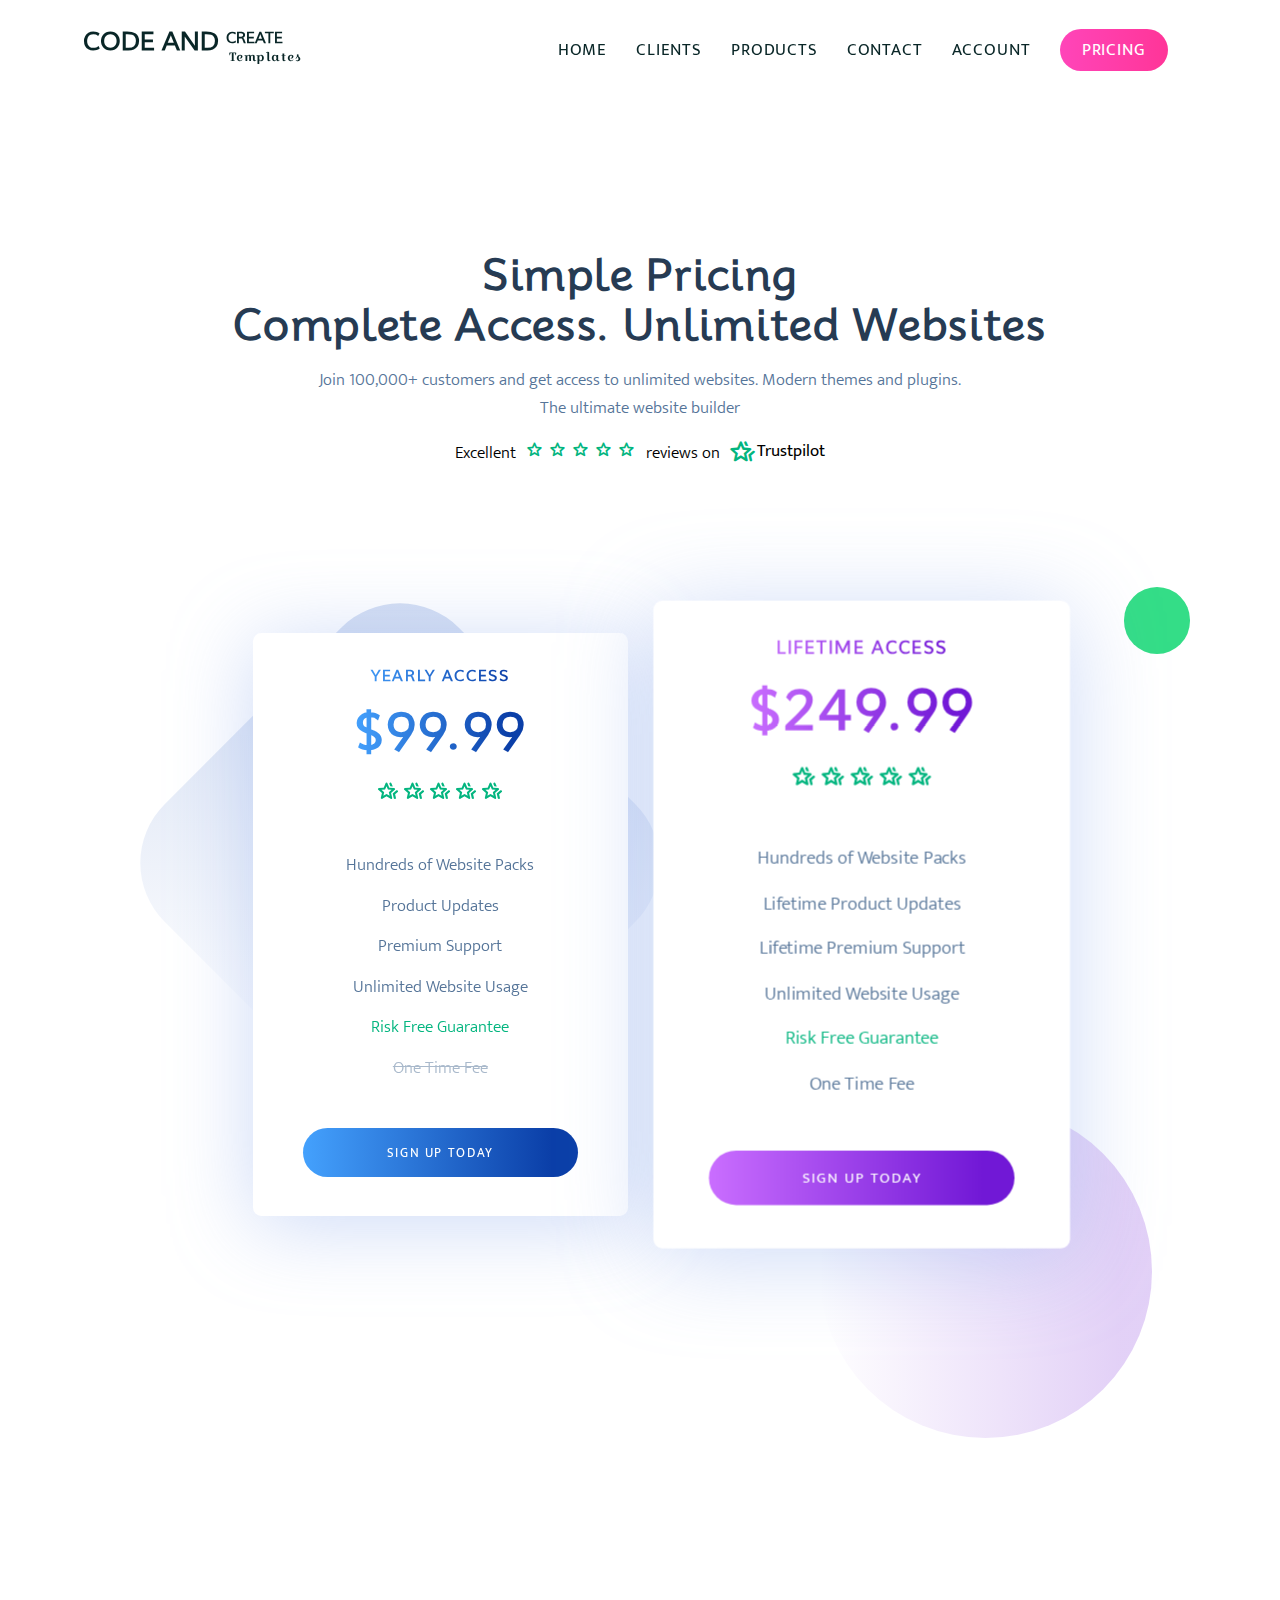
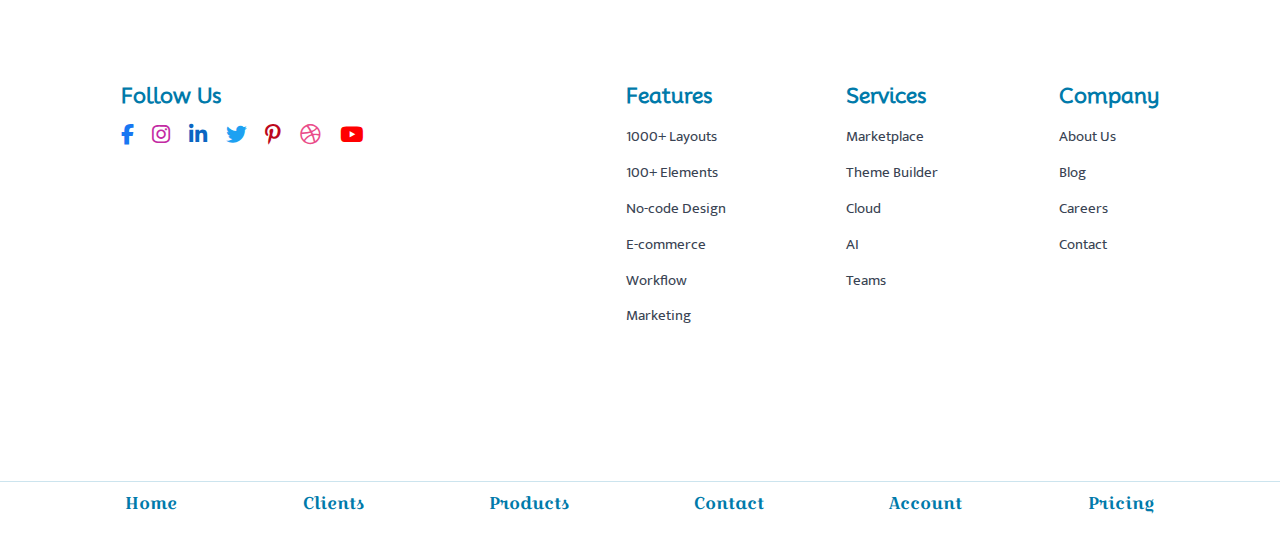
<file: pricing.html>
<!DOCTYPE html>
<html lang="en">
  <head>
    <meta charset="UTF-8" />
    <meta name="viewport" content="width=device-width, initial-scale=1.0" />
    <title>Responsive Website</title>
    <link rel="stylesheet" href="style.css" />
    <link rel="stylesheet" href="pricing.css" />
    <link
      rel="stylesheet"
      href="https://cdnjs.cloudflare.com/ajax/libs/font-awesome/6.4.2/css/all.min.css"
    />
    <link rel="preconnect" href="https://fonts.googleapis.com" />
    <link rel="preconnect" href="https://fonts.gstatic.com" crossorigin />
    <link
      href="https://fonts.googleapis.com/css2?family=Croissant+One&family=Mooli&family=Mukta:wght@300;400;500;600;700&display=swap"
      rel="stylesheet"
    />
    <link
      rel="stylesheet"
      href="https://fonts.googleapis.com/css2?family=Material+Symbols+Rounded:opsz,wght,FILL,GRAD@24,400,1,0"
    />
  </head>
  <body>
    <!-- Container -->
    <div class="container">
      <!-- Navigation -->
      <nav class="navbar multi-page-nav">
        <!-- Logo -->
        <a href="index.html">
          <div class="logo">
            <span>Code And <span>Create</span></span>
            <span>Templates</span>
          </div>
        </a>
        <!-- End of Logo -->

        <!-- Menu Icon -->
        <div class="menu-icon icon-pages">
          <div class="line line-1"></div>
          <div class="line line-2"></div>
        </div>
        <!-- End of Menu Icon -->

        <!-- Nav Items -->
        <ul class="nav-items">
          <li class="nav-item">
            <a href="index.html" class="nav-link">Home</a>
            <!-- Dropdown 1 -->
            <div class="dropdown dropdown-1">
              <div class="dropdown-1-left">
                <h3>Features</h3>
                <div class="features-list">
                  <div class="features-list-item">
                    <i class="fa-solid fa-star"></i>
                    <span>All Features</span>
                  </div>
                  <div class="features-list-item">
                    <i class="fa-solid fa-boxes-stacked"></i>
                    <span>100+ Elements</span>
                  </div>
                  <div class="features-list-item">
                    <i class="fa-solid fa-file"></i>
                    <span>1000+ Layouts</span>
                  </div>
                  <div class="features-list-item">
                    <i class="fa-solid fa-pen-nib"></i>
                    <span>No-code Design</span>
                  </div>
                  <div class="features-list-item">
                    <i class="fa-solid fa-wrench"></i>
                    <span>Theme Builder</span>
                  </div>
                  <div class="features-list-item">
                    <i class="fa-solid fa-cart-shopping"></i>
                    <span>Ecommerce</span>
                  </div>
                  <div class="features-list-item">
                    <i class="fa-solid fa-network-wired"></i>
                    <span>Workflow</span>
                  </div>
                  <div class="features-list-item">
                    <i class="fa-solid fa-lightbulb"></i>
                    <span>Marketing</span>
                  </div>
                  <div class="features-list-item">
                    <i class="fa-solid fa-code"></i>
                    <span>Developers</span>
                  </div>
                  <div class="features-list-item">
                    <i class="fa-solid fa-desktop"></i>
                    <span>Site Examples</span>
                  </div>
                  <div class="features-list-item">
                    <i class="fa-solid fa-gears"></i>
                    <span>Integrations</span>
                  </div>
                </div>
              </div>
              <div class="dropdown-1-right">
                <h3>Services</h3>
                <div class="dropdown-services">
                  <div class="dropdown-service">
                    <i class="fa-solid fa-wrench"></i>
                    <div class="dropdown-service-item">
                      <span>Theme Builder</span>
                      <span>The #1 Theme Builder</span>
                    </div>
                  </div>
                  <div class="dropdown-service">
                    <i class="fa-solid fa-lightbulb"></i>
                    <div class="dropdown-service-item">
                      <span>Marketplace</span>
                      <span>Modules, layouts, Themes</span>
                    </div>
                  </div>
                  <div class="dropdown-service">
                    <i class="fa-solid fa-cloud"></i>
                    <div class="dropdown-service-item">
                      <span>Cloud</span>
                      <span>Cloud Storage for Designers</span>
                    </div>
                  </div>
                  <div class="dropdown-service">
                    <i class="fa-solid fa-brain"></i>
                    <div class="dropdown-service-item">
                      <span>AI</span>
                      <span>Build Websites with AI</span>
                    </div>
                  </div>
                  <div class="dropdown-service">
                    <i class="fa-solid fa-people-group"></i>
                    <div class="dropdown-service-item">
                      <span>Teams</span>
                      <span>Collaboration for Agencies</span>
                    </div>
                  </div>
                  <div class="dropdown-service">
                    <i class="fa-solid fa-globe"></i>
                    <div class="dropdown-service-item">
                      <span>Hosting</span>
                      <span>Fast Hosting of the Websites</span>
                    </div>
                  </div>
                  <div class="dropdown-service">
                    <i class="fa-solid fa-crown"></i>
                    <div class="dropdown-service-item">
                      <span>VIP</span>
                      <span>24/7 Support & Discounts</span>
                    </div>
                  </div>
                </div>
                <button type="button">Join Today</button>
              </div>
            </div>
            <!-- End of Dropdown 1 -->
          </li>
          <li class="nav-item">
            <a href="clients.html" class="nav-link">Clients</a>
            <!-- Dropdown 2 -->
            <div class="dropdown dropdown-2">
              <div class="clients-item">
                <i class="fa-regular fa-envelope"></i>
                <h3>Web Design Agencies</h3>
                <p>
                  Lorem ipsum dolor sit amet, consectetur adipisicing elit. Alias, at porro natus
                  tempore sed praesentium?
                </p>
              </div>
              <div class="clients-item">
                <i class="fa-solid fa-earth-americas"></i>
                <h3>Online Store Owners</h3>
                <p>
                  Lorem ipsum dolor sit amet, consectetur adipisicing elit. Alias, at porro natus
                  tempore sed praesentium?
                </p>
              </div>
              <div class="clients-item">
                <i class="fa-brands fa-sketch"></i>
                <h3>Web Design Freelancers</h3>
                <p>
                  Lorem ipsum dolor sit amet, consectetur adipisicing elit. Alias, at porro natus
                  tempore sed praesentium?
                </p>
              </div>
              <div class="clients-item">
                <i class="fa-solid fa-store"></i>
                <h3>Small Business Owners</h3>
                <p>
                  Lorem ipsum dolor sit amet, consectetur adipisicing elit. Alias, at porro natus
                  tempore sed praesentium?
                </p>
              </div>
            </div>
            <!-- End of Dropdown 2 -->
          </li>
          <li class="nav-item">
            <a href="products.html" class="nav-link">Products</a>
            <!-- Dropdown 3 -->
            <div class="dropdown dropdown-3">
              <div class="products">
                <div class="product">
                  <i class="fa-solid fa-wrench"></i>
                  <div>
                    <span>Theme & Page Builder</span>
                    <span>The #1 Theme and Visual Page Builder</span>
                  </div>
                </div>
                <div class="product">
                  <i class="fa-solid fa-file"></i>
                  <div>
                    <span>Page Builder Plugin</span>
                    <span>Themes and Layouts</span>
                  </div>
                </div>
                <div class="product">
                  <i class="fa-solid fa-book-open"></i>
                  <div>
                    <span>Extra Magazine Theme</span>
                    <span>The Best Theme for Blogger</span>
                  </div>
                </div>
                <div class="product">
                  <i class="fa-solid fa-envelope"></i>
                  <div>
                    <span>Bloom Email Opt-ins</span>
                    <span>The Ultimate Email Opt-in Plugin</span>
                  </div>
                </div>
                <div class="product">
                  <i class="fa-solid fa-hashtag"></i>
                  <div>
                    <span>Social Sharing</span>
                    <span>Promote Social Sharing</span>
                  </div>
                </div>
              </div>
              <button type="button">Join to Download</button>
            </div>
            <!-- End of Dropdown 3 -->
          </li>
          <li class="nav-item">
            <a href="contact.html" class="nav-link">Contact</a>
            <!-- Dropdown 4 -->
            <div class="dropdown dropdown-4">
              <div class="contact-options">
                <div>
                  <i class="fa-solid fa-envelope"></i>
                  <span>Get in Touch</span>
                </div>
                <div>
                  <i class="fa-solid fa-comments"></i>
                  <span>Chat with Sales</span>
                </div>
                <div>
                  <i class="fa-solid fa-user"></i>
                  <span>Accounts & Bills</span>
                </div>
                <div>
                  <i class="fa-solid fa-wrench"></i>
                  <span>Technical Support</span>
                </div>
                <div>
                  <i class="fa-solid fa-people-group"></i>
                  <span>Ask the Community</span>
                </div>
                <div>
                  <i class="fa-solid fa-file-lines"></i>
                  <span>Documentation</span>
                </div>
              </div>
              <button type="button">Chat with Us</button>
            </div>
            <!-- End of Dropdown 4 -->
          </li>
          <li class="nav-item">
            <a href="account.html" class="nav-link">Account</a>
            <!-- Dropdown 5 -->
            <div class="dropdown dropdown-5">
              <form class="account-form">
                <div class="account-input-group">
                  <input type="text" placeholder="Username" />
                  <input type="password" placeholder="Password" />
                </div>
                <div class="check">
                  <input type="checkbox" id="check" />
                  <label for="check">Remember Me</label>
                </div>
                <button type="button">Member Login</button>
                <p>Forgot Your <span>Username</span> or <span>Password</span>?</p>
              </form>
            </div>
            <!-- End of Dropdown 5 -->
          </li>
          <li class="nav-item">
            <a href="pricing.html" class="nav-btn">Pricing</a>
          </li>
        </ul>
        <!-- End of Nav Items -->
      </nav>
      <!-- End of Navigation -->

      <!-- Pricing -->
      <section class="pricing">
        <div class="pricing-wrapper">
          <div class="pricing-shapes">
            <div class="pricing-rectangle"></div>
            <div class="pricing-small-circle"></div>
            <div class="pricing-large-circle"></div>
          </div>
          <div class="pricing-header">
            <h1>Simple Pricing</h1>
            <h1>Complete Access. Unlimited Websites</h1>
            <h3>
              Join 100,000+ customers and get access to unlimited websites. Modern themes and
              plugins. The ultimate website builder
            </h3>
            <div class="reviews">
              <p>Excellent</p>
              <div class="pricing-stars">
                <span class="material-symbols-rounded"> star </span>
                <span class="material-symbols-rounded"> star </span>
                <span class="material-symbols-rounded"> star </span>
                <span class="material-symbols-rounded"> star </span>
                <span class="material-symbols-rounded"> star </span>
              </div>
              <p>reviews on</p>
              <div class="pricing-trustpilot">
                <span class="material-symbols-rounded"> hotel_class </span>
                <span>Trustpilot</span>
              </div>
            </div>
          </div>
          <div class="pricing-cards">
            <div class="pricing-card pricing-card-left">
              <div class="pricing-card-top">
                <h3>Yearly Access</h3>
                <h1>$99.99</h1>
                <div class="pricing-card-stars">
                  <span class="material-symbols-rounded"> hotel_class </span>
                  <span class="material-symbols-rounded"> hotel_class </span>
                  <span class="material-symbols-rounded"> hotel_class </span>
                  <span class="material-symbols-rounded"> hotel_class </span>
                  <span class="material-symbols-rounded"> hotel_class </span>
                </div>
              </div>
              <ul class="pricing-card-list">
                <li>Hundreds of Website Packs</li>
                <li>Product Updates</li>
                <li>Premium Support</li>
                <li>Unlimited Website Usage</li>
                <li>Risk Free Guarantee</li>
                <li>One Time Fee</li>
              </ul>
              <button type="button" class="pricing-card-btn">Sign Up Today</button>
            </div>
            <div class="pricing-card pricing-card-right">
              <div class="pricing-card-top">
                <h3>Lifetime Access</h3>
                <h1>$249.99</h1>
                <div class="pricing-card-stars">
                  <span class="material-symbols-rounded"> hotel_class </span>
                  <span class="material-symbols-rounded"> hotel_class </span>
                  <span class="material-symbols-rounded"> hotel_class </span>
                  <span class="material-symbols-rounded"> hotel_class </span>
                  <span class="material-symbols-rounded"> hotel_class </span>
                </div>
              </div>
              <ul class="pricing-card-list">
                <li>Hundreds of Website Packs</li>
                <li>Lifetime Product Updates</li>
                <li>Lifetime Premium Support</li>
                <li>Unlimited Website Usage</li>
                <li>Risk Free Guarantee</li>
                <li>One Time Fee</li>
              </ul>
              <button type="button" class="pricing-card-btn">Sign Up Today</button>
            </div>
          </div>
        </div>
      </section>
      <!-- End of Pricing -->

      <!-- Footer -->
      <footer>
        <div class="footer-content">
          <div class="footer-top">
            <div class="footer-social-media footer-item">
              <h3>Follow Us</h3>
              <div class="icons">
                <i class="fa-brands fa-facebook-f"></i>
                <i class="fa-brands fa-instagram"></i>
                <i class="fa-brands fa-linkedin-in"></i>
                <i class="fa-brands fa-twitter"></i>
                <i class="fa-brands fa-pinterest-p"></i>
                <i class="fa-brands fa-dribbble"></i>
                <i class="fa-brands fa-youtube"></i>
              </div>
            </div>
            <div class="footer-item">
              <h3>Features</h3>
              <a href="#">1000+ Layouts</a>
              <a href="#">100+ Elements</a>
              <a href="#">No-code Design</a>
              <a href="#">E-commerce</a>
              <a href="#">Workflow</a>
              <a href="#">Marketing</a>
            </div>
            <div class="footer-item">
              <h3>Services</h3>
              <a href="#">Marketplace</a>
              <a href="#">Theme Builder</a>
              <a href="#">Cloud</a>
              <a href="#">AI</a>
              <a href="#">Teams</a>
            </div>
            <div class="footer-item">
              <h3>Company</h3>
              <a href="#">About Us</a>
              <a href="#">Blog</a>
              <a href="#">Careers</a>
              <a href="#">Contact</a>
            </div>
          </div>
          <div class="footer-bottom">
            <a href="index.html">Home</a>
            <a href="clients.html">Clients</a>
            <a href="products.html">Products</a>
            <a href="contact.html">Contact</a>
            <a href="account.html">Account</a>
            <a href="pricing.html">Pricing</a>
          </div>
        </div>
      </footer>
      <!-- End of Footer -->
    </div>
    <!-- End of Container -->
    <script src="script.js"></script>
  </body>
</html>
</file>
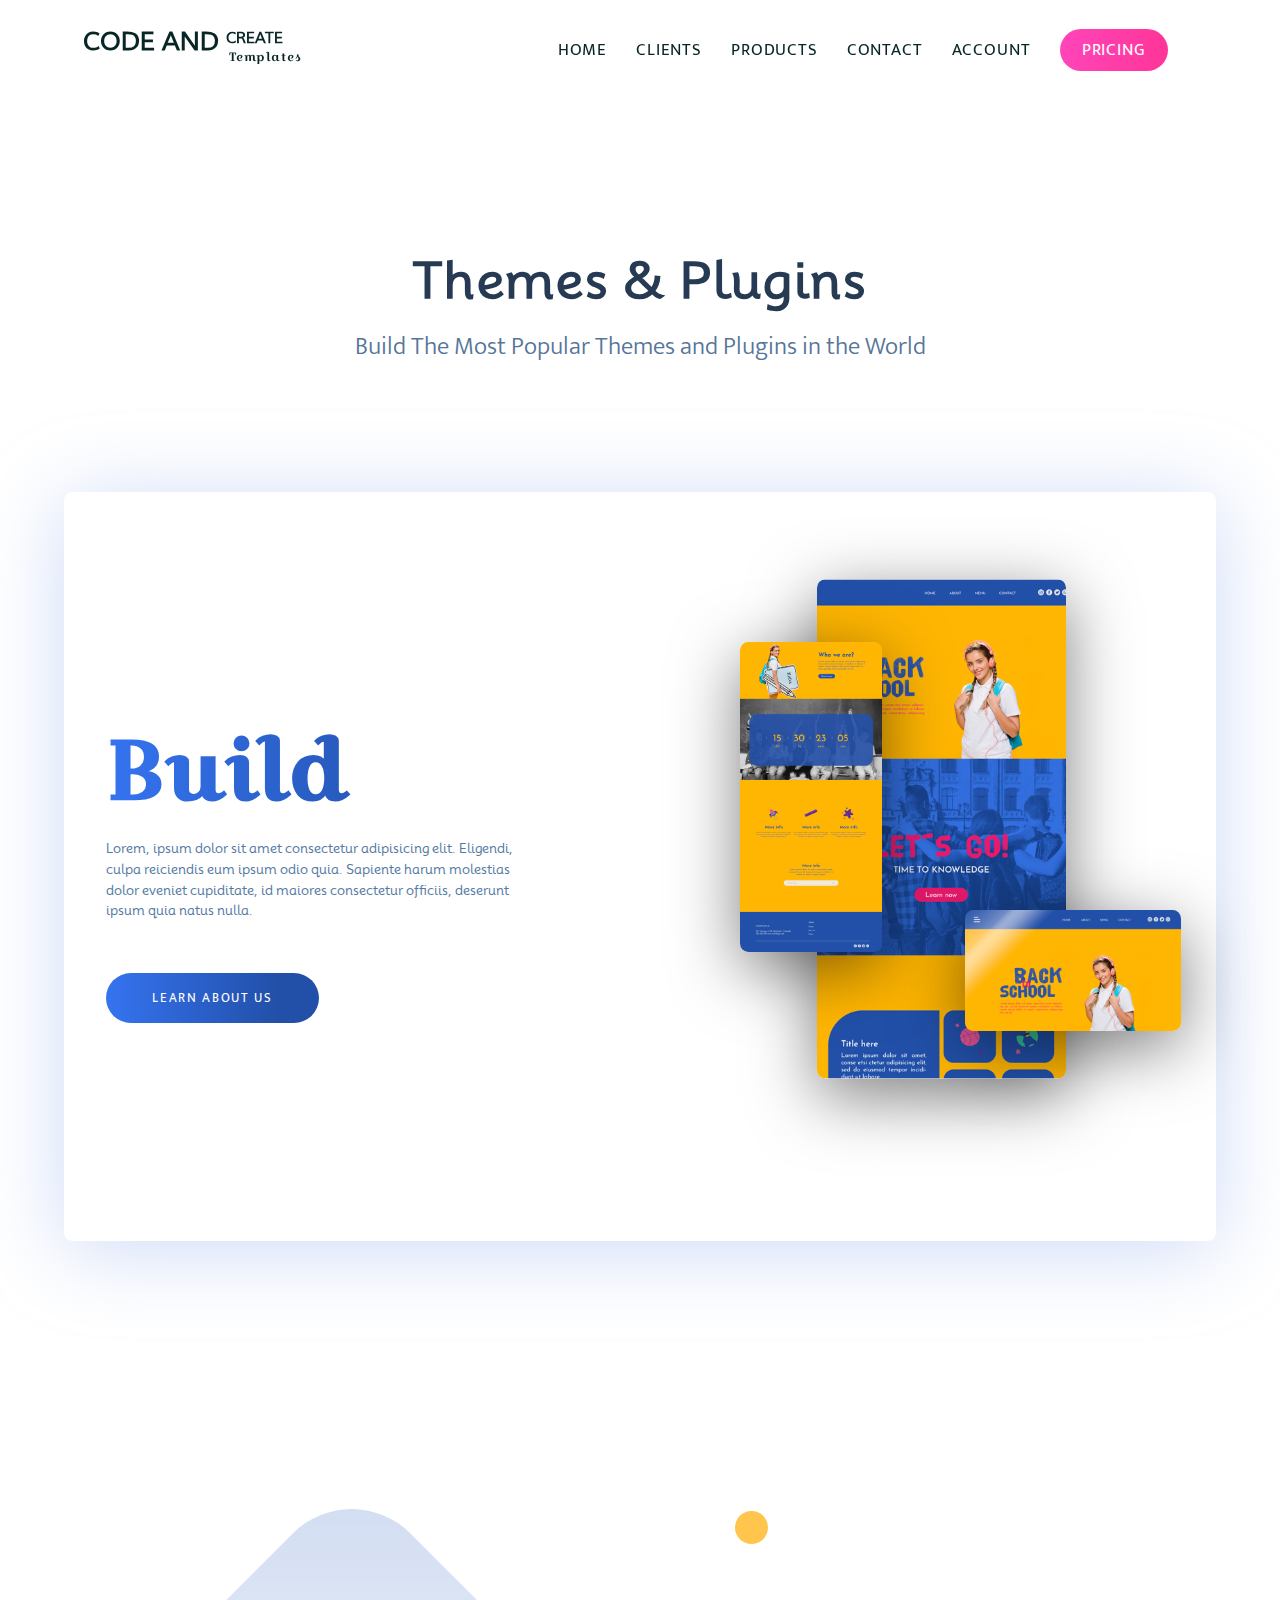
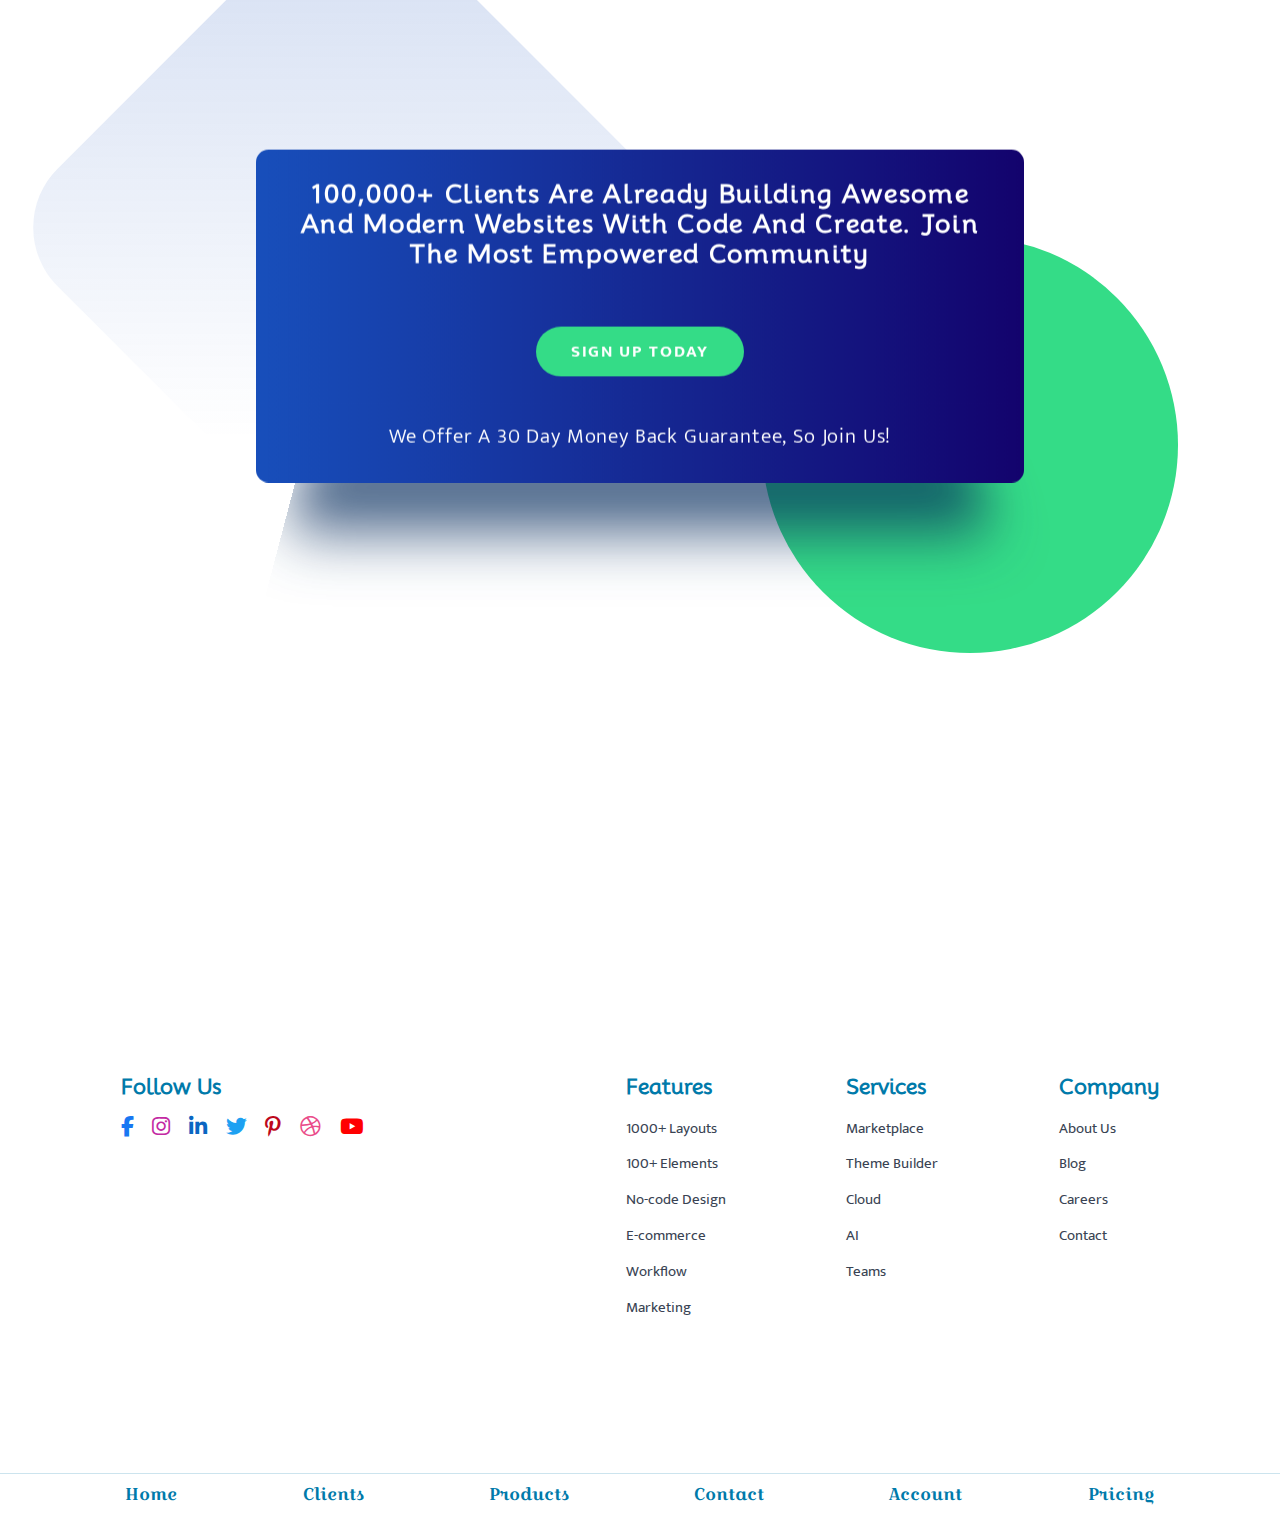
<file: products.html>
<!DOCTYPE html>
<html lang="en">
  <head>
    <meta charset="UTF-8" />
    <meta name="viewport" content="width=device-width, initial-scale=1.0" />
    <title>Responsive Website</title>
    <link rel="stylesheet" href="style.css" />
    <link rel="stylesheet" href="products.css" />
    <link
      rel="stylesheet"
      href="https://cdnjs.cloudflare.com/ajax/libs/font-awesome/6.4.2/css/all.min.css"
    />
    <link rel="preconnect" href="https://fonts.googleapis.com" />
    <link rel="preconnect" href="https://fonts.gstatic.com" crossorigin />
    <link
      href="https://fonts.googleapis.com/css2?family=Croissant+One&family=Mooli&family=Mukta:wght@300;400;500;600;700&display=swap"
      rel="stylesheet"
    />
    <link
      rel="stylesheet"
      href="https://fonts.googleapis.com/css2?family=Material+Symbols+Rounded:opsz,wght,FILL,GRAD@24,400,1,0"
    />
  </head>
  <body>
    <!-- Container -->
    <div class="container">
      <!-- Navigation -->
      <nav class="navbar multi-page-nav">
        <!-- Logo -->
        <a href="index.html">
          <div class="logo">
            <span>Code And <span>Create</span></span>
            <span>Templates</span>
          </div>
        </a>
        <!-- End of Logo -->

        <!-- Menu Icon -->
        <div class="menu-icon icon-pages">
          <div class="line line-1"></div>
          <div class="line line-2"></div>
        </div>
        <!-- End of Menu Icon -->

        <!-- Nav Items -->
        <ul class="nav-items">
          <li class="nav-item">
            <a href="index.html" class="nav-link">Home</a>
            <!-- Dropdown 1 -->
            <div class="dropdown dropdown-1">
              <div class="dropdown-1-left">
                <h3>Features</h3>
                <div class="features-list">
                  <div class="features-list-item">
                    <i class="fa-solid fa-star"></i>
                    <span>All Features</span>
                  </div>
                  <div class="features-list-item">
                    <i class="fa-solid fa-boxes-stacked"></i>
                    <span>100+ Elements</span>
                  </div>
                  <div class="features-list-item">
                    <i class="fa-solid fa-file"></i>
                    <span>1000+ Layouts</span>
                  </div>
                  <div class="features-list-item">
                    <i class="fa-solid fa-pen-nib"></i>
                    <span>No-code Design</span>
                  </div>
                  <div class="features-list-item">
                    <i class="fa-solid fa-wrench"></i>
                    <span>Theme Builder</span>
                  </div>
                  <div class="features-list-item">
                    <i class="fa-solid fa-cart-shopping"></i>
                    <span>Ecommerce</span>
                  </div>
                  <div class="features-list-item">
                    <i class="fa-solid fa-network-wired"></i>
                    <span>Workflow</span>
                  </div>
                  <div class="features-list-item">
                    <i class="fa-solid fa-lightbulb"></i>
                    <span>Marketing</span>
                  </div>
                  <div class="features-list-item">
                    <i class="fa-solid fa-code"></i>
                    <span>Developers</span>
                  </div>
                  <div class="features-list-item">
                    <i class="fa-solid fa-desktop"></i>
                    <span>Site Examples</span>
                  </div>
                  <div class="features-list-item">
                    <i class="fa-solid fa-gears"></i>
                    <span>Integrations</span>
                  </div>
                </div>
              </div>
              <div class="dropdown-1-right">
                <h3>Services</h3>
                <div class="dropdown-services">
                  <div class="dropdown-service">
                    <i class="fa-solid fa-wrench"></i>
                    <div class="dropdown-service-item">
                      <span>Theme Builder</span>
                      <span>The #1 Theme Builder</span>
                    </div>
                  </div>
                  <div class="dropdown-service">
                    <i class="fa-solid fa-lightbulb"></i>
                    <div class="dropdown-service-item">
                      <span>Marketplace</span>
                      <span>Modules, layouts, Themes</span>
                    </div>
                  </div>
                  <div class="dropdown-service">
                    <i class="fa-solid fa-cloud"></i>
                    <div class="dropdown-service-item">
                      <span>Cloud</span>
                      <span>Cloud Storage for Designers</span>
                    </div>
                  </div>
                  <div class="dropdown-service">
                    <i class="fa-solid fa-brain"></i>
                    <div class="dropdown-service-item">
                      <span>AI</span>
                      <span>Build Websites with AI</span>
                    </div>
                  </div>
                  <div class="dropdown-service">
                    <i class="fa-solid fa-people-group"></i>
                    <div class="dropdown-service-item">
                      <span>Teams</span>
                      <span>Collaboration for Agencies</span>
                    </div>
                  </div>
                  <div class="dropdown-service">
                    <i class="fa-solid fa-globe"></i>
                    <div class="dropdown-service-item">
                      <span>Hosting</span>
                      <span>Fast Hosting of the Websites</span>
                    </div>
                  </div>
                  <div class="dropdown-service">
                    <i class="fa-solid fa-crown"></i>
                    <div class="dropdown-service-item">
                      <span>VIP</span>
                      <span>24/7 Support & Discounts</span>
                    </div>
                  </div>
                </div>
                <button type="button">Join Today</button>
              </div>
            </div>
            <!-- End of Dropdown 1 -->
          </li>
          <li class="nav-item">
            <a href="clients.html" class="nav-link">Clients</a>
            <!-- Dropdown 2 -->
            <div class="dropdown dropdown-2">
              <div class="clients-item">
                <i class="fa-regular fa-envelope"></i>
                <h3>Web Design Agencies</h3>
                <p>
                  Lorem ipsum dolor sit amet, consectetur adipisicing elit. Alias, at porro natus
                  tempore sed praesentium?
                </p>
              </div>
              <div class="clients-item">
                <i class="fa-solid fa-earth-americas"></i>
                <h3>Online Store Owners</h3>
                <p>
                  Lorem ipsum dolor sit amet, consectetur adipisicing elit. Alias, at porro natus
                  tempore sed praesentium?
                </p>
              </div>
              <div class="clients-item">
                <i class="fa-brands fa-sketch"></i>
                <h3>Web Design Freelancers</h3>
                <p>
                  Lorem ipsum dolor sit amet, consectetur adipisicing elit. Alias, at porro natus
                  tempore sed praesentium?
                </p>
              </div>
              <div class="clients-item">
                <i class="fa-solid fa-store"></i>
                <h3>Small Business Owners</h3>
                <p>
                  Lorem ipsum dolor sit amet, consectetur adipisicing elit. Alias, at porro natus
                  tempore sed praesentium?
                </p>
              </div>
            </div>
            <!-- End of Dropdown 2 -->
          </li>
          <li class="nav-item">
            <a href="products.html" class="nav-link">Products</a>
            <!-- Dropdown 3 -->
            <div class="dropdown dropdown-3">
              <div class="products">
                <div class="product">
                  <i class="fa-solid fa-wrench"></i>
                  <div>
                    <span>Theme & Page Builder</span>
                    <span>The #1 Theme and Visual Page Builder</span>
                  </div>
                </div>
                <div class="product">
                  <i class="fa-solid fa-file"></i>
                  <div>
                    <span>Page Builder Plugin</span>
                    <span>Themes and Layouts</span>
                  </div>
                </div>
                <div class="product">
                  <i class="fa-solid fa-book-open"></i>
                  <div>
                    <span>Extra Magazine Theme</span>
                    <span>The Best Theme for Blogger</span>
                  </div>
                </div>
                <div class="product">
                  <i class="fa-solid fa-envelope"></i>
                  <div>
                    <span>Bloom Email Opt-ins</span>
                    <span>The Ultimate Email Opt-in Plugin</span>
                  </div>
                </div>
                <div class="product">
                  <i class="fa-solid fa-hashtag"></i>
                  <div>
                    <span>Social Sharing</span>
                    <span>Promote Social Sharing</span>
                  </div>
                </div>
              </div>
              <button type="button">Join to Download</button>
            </div>
            <!-- End of Dropdown 3 -->
          </li>
          <li class="nav-item">
            <a href="contact.html" class="nav-link">Contact</a>
            <!-- Dropdown 4 -->
            <div class="dropdown dropdown-4">
              <div class="contact-options">
                <div>
                  <i class="fa-solid fa-envelope"></i>
                  <span>Get in Touch</span>
                </div>
                <div>
                  <i class="fa-solid fa-comments"></i>
                  <span>Chat with Sales</span>
                </div>
                <div>
                  <i class="fa-solid fa-user"></i>
                  <span>Accounts & Bills</span>
                </div>
                <div>
                  <i class="fa-solid fa-wrench"></i>
                  <span>Technical Support</span>
                </div>
                <div>
                  <i class="fa-solid fa-people-group"></i>
                  <span>Ask the Community</span>
                </div>
                <div>
                  <i class="fa-solid fa-file-lines"></i>
                  <span>Documentation</span>
                </div>
              </div>
              <button type="button">Chat with Us</button>
            </div>
            <!-- End of Dropdown 4 -->
          </li>
          <li class="nav-item">
            <a href="account.html" class="nav-link">Account</a>
            <!-- Dropdown 5 -->
            <div class="dropdown dropdown-5">
              <form class="account-form">
                <div class="account-input-group">
                  <input type="text" placeholder="Username" />
                  <input type="password" placeholder="Password" />
                </div>
                <div class="check">
                  <input type="checkbox" id="check" />
                  <label for="check">Remember Me</label>
                </div>
                <button type="button">Member Login</button>
                <p>Forgot Your <span>Username</span> or <span>Password</span>?</p>
              </form>
            </div>
            <!-- End of Dropdown 5 -->
          </li>
          <li class="nav-item">
            <a href="pricing.html" class="nav-btn">Pricing</a>
          </li>
        </ul>
        <!-- End of Nav Items -->
      </nav>
      <!-- End of Navigation -->

      <!-- Products -->
      <section class="products">
        <div class="products-wrapper">
          <div class="products-header">
            <h1>Themes & Plugins</h1>
            <h3>Build The Most Popular Themes and Plugins in the World</h3>
          </div>
          <div class="products-content">
            <div class="products-content-left">
              <h1>Build</h1>
              <p>
                Lorem, ipsum dolor sit amet consectetur adipisicing elit. Eligendi, culpa reiciendis
                eum ipsum odio quia. Sapiente harum molestias dolor eveniet cupiditate, id maiores
                consectetur officiis, deserunt ipsum quia natus nulla.
              </p>
              <button type="button" class="products-btn">Learn About Us</button>
            </div>
            <div class="products-content-right">
              <img src="images/web2-img1.png" />
              <img src="images/web2-img2.png" />
              <img src="images/web2-img3.png" />
            </div>
          </div>
          <div class="products-promo">
            <div class="products-promo-shapes">
              <div class="promo-rectangle"></div>
              <div class="small-circle"></div>
              <div class="large-circle"></div>
            </div>
            <div class="promo-content">
              <h1>
                100,000+ Clients are already building awesome and modern websites with Code And
                Create. Join the most empowered community
              </h1>
              <button type="button">Sign Up Today</button>
              <p>We offer a 30 day money back guarantee, so join us!</p>
              <div class="promo-shadow"></div>
            </div>
          </div>
        </div>
      </section>
      <!-- End of Products -->

      <!-- Footer -->
      <footer>
        <div class="footer-content">
          <div class="footer-top">
            <div class="footer-social-media footer-item">
              <h3>Follow Us</h3>
              <div class="icons">
                <i class="fa-brands fa-facebook-f"></i>
                <i class="fa-brands fa-instagram"></i>
                <i class="fa-brands fa-linkedin-in"></i>
                <i class="fa-brands fa-twitter"></i>
                <i class="fa-brands fa-pinterest-p"></i>
                <i class="fa-brands fa-dribbble"></i>
                <i class="fa-brands fa-youtube"></i>
              </div>
            </div>
            <div class="footer-item">
              <h3>Features</h3>
              <a href="#">1000+ Layouts</a>
              <a href="#">100+ Elements</a>
              <a href="#">No-code Design</a>
              <a href="#">E-commerce</a>
              <a href="#">Workflow</a>
              <a href="#">Marketing</a>
            </div>
            <div class="footer-item">
              <h3>Services</h3>
              <a href="#">Marketplace</a>
              <a href="#">Theme Builder</a>
              <a href="#">Cloud</a>
              <a href="#">AI</a>
              <a href="#">Teams</a>
            </div>
            <div class="footer-item">
              <h3>Company</h3>
              <a href="#">About Us</a>
              <a href="#">Blog</a>
              <a href="#">Careers</a>
              <a href="#">Contact</a>
            </div>
          </div>
          <div class="footer-bottom">
            <a href="index.html">Home</a>
            <a href="clients.html">Clients</a>
            <a href="products.html">Products</a>
            <a href="contact.html">Contact</a>
            <a href="account.html">Account</a>
            <a href="pricing.html">Pricing</a>
          </div>
        </div>
      </footer>
      <!-- End of Footer -->
    </div>
    <!-- End of Container -->
    <script src="products.js"></script>
    <script src="script.js"></script>
  </body>
</html>
</file>
<file: style.css>
/* Default Styles */
* {
  margin: 0;
  padding: 0;
  box-sizing: border-box;
  text-decoration: none;
  outline: none;
  font-family: 'Mukta', sans-serif;
}

html {
  font-size: 62.5%;
}
/* End of Default Styles */

/* Custom Scrollbar */
body::-webkit-scrollbar {
  width: 1.5rem;
}

body::-webkit-scrollbar-thumb {
  background: linear-gradient(#8430ea, #bb5ef5);
}

body::-webkit-scrollbar-track {
  background-color: #fff;
}
/* End of Custom Scrollbar */

/* Container */
.container {
  width: 100%;
  height: 100%;
  background-color: #fff;
  overflow: hidden;
}

/* Navigation */
.navbar {
  position: fixed;
  top: 0;
  left: 0;
  z-index: 1000;
  width: 100%;
  height: 12rem;
  padding: 0 15rem;
  display: flex;
  justify-content: space-between;
  align-items: center;
  transition: all 0.3s;
}

.navbar.sticky {
  height: 8rem;
  background-color: #fff;
  box-shadow: 0 1rem 10rem rgba(130, 162, 235, 0.6);
}

/* Logo */
.logo {
  display: flex;
  flex-direction: column;
}

.logo span {
  text-shadow: 0 0.5rem 1rem rgba(0, 0, 0, 0.2);
}

.logo span:nth-child(1) {
  font-family: 'Mooli', cursive;
  font-size: 3rem;
  font-weight: bold;
  text-transform: uppercase;
  color: #fff;
}

.logo span:nth-child(1) span {
  display: inline-block;
  font-size: 1.8rem;
  transform: translateY(-0.8rem);
}

.logo span:nth-child(2) {
  display: inline-block;
  font-family: 'Croissant One', cursive;
  font-size: 1.5rem;
  color: #ddd;
  letter-spacing: 0.1rem;
  text-align: right;
  transform: translate(2.2rem, -1rem);
}

.sticky .logo span {
  color: #092627;
  text-shadow: none;
}

.multi-page-nav .logo span {
  color: #092627;
  text-shadow: none;
}
/* End of Logo */

/* Nav Items */
.nav-items {
  width: 50%;
  display: flex;
  justify-content: space-evenly;
  align-items: center;
}

.nav-item {
  list-style: none;
  position: relative;
}

.nav-item:not(:last-child)::after {
  content: '';
  position: absolute;
  top: 2.9rem;
  left: 50%;
  transform: translateX(-50%);
  border-left: 2rem solid transparent;
  border-right: 2rem solid transparent;
  border-bottom: 2rem solid #fff;
  opacity: 0;
  visibility: hidden;
  transition: all 0.3s;
}

.nav-item:hover::after {
  opacity: 1;
  visibility: visible;
}

.sticky .nav-item::after {
  top: 6rem;
}

.nav-link {
  font-size: 2rem;
  text-transform: uppercase;
  color: #fff;
  letter-spacing: 0.1rem;
  text-shadow: 0 0.5rem 1rem rgba(0, 0, 0, 0.2);
}

.sticky .nav-link {
  color: #092627;
  text-shadow: none;
}

.multi-page-nav .nav-link {
  color: #092627;
  text-shadow: none;
}

/* Dropdown 1 */
.dropdown {
  position: absolute;
  top: 4.9rem;
  background-color: #fff;
  border-radius: 1rem;
  box-shadow: 0 1rem 3rem rgba(0, 0, 0, 0.2);
  padding: 2rem;
  opacity: 0;
  visibility: hidden;
  transition: all 0.3s;
}

.nav-item:hover .dropdown {
  opacity: 1;
  visibility: visible;
}

.sticky .dropdown {
  top: 8rem;
  box-shadow: 0 1rem 10rem rgba(130, 162, 235, 0.4);
}

.multi-page-nav .nav-items .dropdown {
  box-shadow: 0 1rem 10rem rgba(130, 162, 235, 0.4);
}

.dropdown-1 {
  left: -24rem;
  width: 96rem;
  height: 60rem;
  display: flex;
}

.dropdown-1-left {
  width: 30%;
  padding-right: 4rem;
}

.dropdown-1-right {
  width: 70%;
  padding-left: 2rem;
}

.dropdown-1-left h3,
.dropdown-1-right h3 {
  font-family: 'Mooli', cursive;
  font-size: 1.8rem;
  color: #8698a7;
  padding-bottom: 1rem;
  margin-bottom: 3rem;
  border-bottom: 0.2rem solid rgba(134, 152, 167, 0.5);
}

.features-list-item {
  margin: 1.5rem 0;
  display: flex;
  align-items: center;
  cursor: pointer;
}

.features-list-item i {
  font-size: 2rem;
  width: 4rem;
  color: #8698a7;
  transition: color 0.3s;
}

.features-list-item span {
  font-size: 1.8rem;
  color: #8698a7;
  transition: color 0.3s;
}

.features-list-item:hover i,
.features-list-item:hover span {
  color: #222;
}

.dropdown-services {
  height: 45rem;
  display: flex;
  flex-direction: column;
  flex-wrap: wrap;
}

.dropdown-service,
.product {
  display: flex;
  align-items: center;
  margin-bottom: 3.5rem;
  cursor: pointer;
}

.dropdown-service i,
.product i {
  width: 5.5rem;
  height: 5.5rem;
  border-radius: 50%;
  display: flex;
  justify-content: center;
  margin-right: 2rem;
  align-items: center;
  font-size: 2.5rem;
  color: #fff;
  transition: transform 0.3s;
}

.dropdown-service:hover i,
.product:hover i {
  transform: scale(1.1);
}

.dropdown-service:nth-child(1) i,
.product:nth-child(1) i {
  background: linear-gradient(to right, #b150f1, #7e23da);
  box-shadow: 0 0.5rem 2rem rgba(126, 35, 218, 0.3);
}

.dropdown-service:nth-child(2) i,
.product:nth-child(2) i {
  background: linear-gradient(to right, #31dca1, #23d683);
  box-shadow: 0 0.5rem 2rem rgba(35, 214, 131, 0.3);
}

.dropdown-service:nth-child(3) i,
.product:nth-child(3) i {
  background: linear-gradient(to right, #3f51ec, #2d2dcf);
  box-shadow: 0 0.5rem 2rem rgba(45, 45, 207, 0.3);
}

.dropdown-service:nth-child(4) i,
.product:nth-child(4) i {
  background: linear-gradient(to right, #00d3e0, #03b4d8);
  box-shadow: 0 0.5rem 2rem rgba(3, 180, 216, 0.3);
}

.dropdown-service:nth-child(5) i,
.product:nth-child(5) i {
  background: linear-gradient(to right, #ff9625, #fa751c);
  box-shadow: 0 0.5rem 2rem rgba(250, 117, 28, 0.3);
}

.dropdown-service:nth-child(6) i {
  background: linear-gradient(to right, #3293ff, #2371ff);
  box-shadow: 0 0.5rem 2rem rgba(35, 113, 255, 0.3);
}

.dropdown-service:nth-child(7) i {
  background: linear-gradient(to right, #282c35, #20252c);
  box-shadow: 0 0.5rem 2rem rgba(32, 37, 44, 0.3);
}

.dropdown-service-item,
.product div {
  display: flex;
  flex-direction: column;
}

.dropdown-service-item span,
.product div span {
  font-size: 1.6rem;
}

.dropdown-service-item span:nth-child(1),
.product div span:nth-child(1) {
  font-family: 'Mooli', cursive;
  font-weight: bold;
  letter-spacing: 0.1rem;
  text-transform: uppercase;
}

.dropdown-service:nth-child(1) .dropdown-service-item span:nth-child(1),
.product:nth-child(1) div span:nth-child(1) {
  color: #b150f1;
}

.dropdown-service:nth-child(2) .dropdown-service-item span:nth-child(1),
.product:nth-child(2) div span:nth-child(1) {
  color: #31dca1;
}

.dropdown-service:nth-child(3) .dropdown-service-item span:nth-child(1),
.product:nth-child(3) div span:nth-child(1) {
  color: #3f51ec;
}

.dropdown-service:nth-child(4) .dropdown-service-item span:nth-child(1),
.product:nth-child(4) div span:nth-child(1) {
  color: #00d3e0;
}

.dropdown-service:nth-child(5) .dropdown-service-item span:nth-child(1),
.product:nth-child(5) div span:nth-child(1) {
  color: #ff9625;
}

.dropdown-service:nth-child(6) .dropdown-service-item span:nth-child(1) {
  color: #3293ff;
}

.dropdown-service:nth-child(7) .dropdown-service-item span:nth-child(1) {
  color: #282c35;
}

.dropdown-service-item span:nth-child(2),
.product div span:nth-child(2) {
  font-weight: 300;
  color: #6a6f72;
}

.dropdown-1-right button {
  width: 100%;
  height: 4rem;
  background-color: #3776ff;
  border: none;
  border-radius: 2rem;
  font-size: 1.4rem;
  font-weight: bold;
  text-transform: uppercase;
  color: #fff;
  letter-spacing: 0.1rem;
  cursor: pointer;
}
/* End of Dropdown 1 */

/* Dropdown 2 */
.dropdown-2 {
  width: 90rem;
  height: 37rem;
  left: -27rem;
  display: flex;
}

.clients-item {
  width: 100%;
  margin: 0 0.5rem;
  padding: 0.7rem;
  display: flex;
  flex-direction: column;
  align-items: center;
  cursor: pointer;
  border-radius: 1rem;
}

.clients-item:nth-child(1) {
  background: linear-gradient(135deg, #faf7fe, #ead7ff);
}

.clients-item:nth-child(2) {
  background: linear-gradient(135deg, #f2f6ff, #cad9ff);
}

.clients-item:nth-child(3) {
  background: linear-gradient(135deg, #f1fdf7, #bfffdf);
}

.clients-item:nth-child(4) {
  background: linear-gradient(135deg, #fff4ed, #f8d7c5);
}

.clients-item i {
  font-size: 10rem;
}

.clients-item:nth-child(1) i,
.clients-item:nth-child(1) h3 {
  color: #ac63fa;
}

.clients-item:nth-child(2) i,
.clients-item:nth-child(2) h3 {
  color: #1f5bf3;
}

.clients-item:nth-child(3) i,
.clients-item:nth-child(3) h3 {
  color: #1fcf77;
}

.clients-item:nth-child(4) i,
.clients-item:nth-child(4) h3 {
  color: #ff8645;
}

.clients-item h3 {
  font-size: 2.5rem;
  font-weight: 300;
  text-transform: uppercase;
  text-align: center;
  line-height: 3.5rem;
  margin-bottom: 0.7rem;
}

.clients-item p {
  font-size: 1.6rem;
  font-weight: 300;
  text-align: center;
}
/* End of Dropdown 2 */

/* Dropdown 3 */
.dropdown-3 {
  width: 40rem;
  height: 47rem;
  left: 50%;
  transform: translateX(-50%);
  padding: 1rem 2rem 2rem 2rem;
}

.product {
  margin: 1.7rem 0;
}

.dropdown-3 button {
  width: 100%;
  height: 4rem;
  background-color: #9544ec;
  border: none;
  border-radius: 2rem;
  font-size: 1.4rem;
  font-weight: bold;
  text-transform: uppercase;
  color: #fff;
  letter-spacing: 0.1rem;
  cursor: pointer;
  transform: translateY(1rem);
}
/* End of Dropdown 3 */

/* Dropdown 4 */
.dropdown-4 {
  width: 28rem;
  height: 33rem;
  left: 50%;
  transform: translateX(-50%);
  padding: 1rem 2rem 2rem 2rem;
}

.contact-options div {
  margin: 1.4rem 0;
  cursor: pointer;
}

.contact-options i {
  width: 4rem;
  font-size: 2rem;
  color: #3293ff;
}

.contact-options span {
  font-size: 1.6rem;
  text-transform: uppercase;
  color: #3293ff;
  letter-spacing: 0.1rem;
}

.dropdown-4 button {
  width: 100%;
  height: 4rem;
  background-color: #2371ff;
  border: none;
  border-radius: 2rem;
  font-size: 1.4rem;
  font-weight: bold;
  text-transform: uppercase;
  color: #fff;
  letter-spacing: 0.1rem;
  cursor: pointer;
}
/* End of Dropdown 4 */

/* Dropdown 5 */
.dropdown-5 {
  width: 30rem;
  height: 32rem;
  left: 50%;
  transform: translateX(-50%);
  padding: 2.5rem;
}

.account-input-group {
  display: flex;
  flex-direction: column;
}

.account-input-group input {
  width: 100%;
  height: 5rem;
  background-color: rgba(191, 213, 240, 0.4);
  padding: 0.5rem 1rem;
  margin-bottom: 3rem;
  border: none;
  border-radius: 0.5rem;
  font-size: 1.6rem;
  color: #444;
}

.account-input-group input::placeholder {
  color: #888;
}

.check {
  margin-top: -2rem;
}

.check label {
  font-size: 1.6rem;
  font-weight: 300;
  color: #777;
}

.account-form button {
  width: 100%;
  height: 4rem;
  background-color: #2d2dcf;
  border: none;
  border-radius: 2rem;
  font-size: 1.4rem;
  font-weight: bold;
  text-transform: uppercase;
  color: #fff;
  letter-spacing: 0.1rem;
  cursor: pointer;
  margin: 3rem 0 1.5rem 0;
}

.account-form p {
  font-size: 1.5rem;
  font-weight: 300;
  text-align: center;
}

.account-form p span {
  color: #2371ff;
  cursor: pointer;
  font-weight: 400;
}
/* End of Dropdown 5 */

.nav-btn {
  width: 13rem;
  height: 5rem;
  background-color: #fff;
  display: flex;
  justify-content: center;
  align-items: center;
  border-radius: 4rem;
  box-shadow: 0 1rem 3rem rgba(0, 0, 0, 0.1);
  font-size: 2rem;
  letter-spacing: 0.1rem;
  color: #f88344;
  text-transform: uppercase;
  transition: transform 0.3s;
}

.nav-btn:hover {
  transform: translateY(-0.2rem);
}

.sticky .nav-btn {
  background: linear-gradient(to right, #ff45b9, #ff3598);
  box-shadow: none;
  color: #fff;
}

.multi-page-nav .nav-item .nav-btn {
  background: linear-gradient(to right, #ff45b9, #ff3598);
  color: #fff;
  box-shadow: none;
}
/* End of Nav Items */
/* End of Navigation */

/* Header */
header {
  width: 100%;
  height: 100vh;
  position: relative;
}

/* Banner */
.banner {
  position: absolute;
  top: 18%;
  left: 20%;
  z-index: 4;
}

.banner h1 {
  font-family: 'Mooli', cursive;
  font-size: 13rem;
  color: #fff;
  text-shadow: 0 1rem 3rem rgba(0, 0, 0, 0.3);
}

.banner h3 {
  font-size: 3rem;
  font-weight: 300;
  text-transform: uppercase;
  color: #fff;
  text-shadow: 0 1rem 3rem rgba(0, 0, 0, 0.1);
  margin: 0 0 3rem 1rem;
}

.banner button {
  width: 15rem;
  height: 5rem;
  background: linear-gradient(to right, #aa3fec, #8430ea);
  border: none;
  border-radius: 3rem;
  font-size: 1.6rem;
  font-weight: bold;
  text-transform: uppercase;
  letter-spacing: 0.1rem;
  color: #fff;
  box-shadow: 0 1rem 3rem rgba(0, 0, 0, 0.1);
  margin-left: 1rem;
  cursor: pointer;
  transition: transform 0.3s;
}

.banner button:hover {
  transform: translateY(-0.2rem);
}
/* End of Banner */

/* Backgrounds */
.backgrounds div {
  position: absolute;
}

.bg-main {
  width: 150%;
  height: 150%;
  background: linear-gradient(to left, transparent, #4400c5, #4400ab);
  top: -95%;
  left: -10%;
  transform: rotateZ(-15deg) skewX(30deg);
  border-radius: 0 0 0 10rem;
  opacity: 0.9;
  z-index: 1;
}

.bg-1 {
  width: 50%;
  height: 100%;
  background: linear-gradient(transparent 60%, #ff26ac, #f724db);
  top: -40%;
  right: -10%;
  transform: rotateZ(-15deg) skewX(30deg);
  border-radius: 0 0 0 5rem;
}

.bg-2 {
  width: 50%;
  height: 100%;
  background: linear-gradient(transparent 70%, #ca5995, #fe945a);
  top: -60%;
  right: 10%;
  transform: rotateZ(-15deg) skewX(30deg);
  border-radius: 0 0 0 5rem;
  z-index: 2;
  opacity: 0.4;
  box-shadow: 7rem 4rem 6rem rgba(0, 0, 0, 0.9);
}
/* End of Backgrounds */
/* End of Header */

/* Services */
.services {
  width: 100%;
  height: 170vh;
  position: relative;
}

.services-wrapper {
  width: 60%;
  background-color: #fff;
  box-shadow: 0 2rem 6rem rgba(130, 162, 235, 0.3);
  position: absolute;
  top: 50%;
  left: 50%;
  transform: translate(-50%, -50%);
  padding: 6rem 0;
  border-radius: 1rem;
  display: flex;
  flex-direction: column;
  align-items: center;
  z-index: 1;
}

.services-wrapper h1 {
  font-family: 'Mooli', cursive;
  font-size: 3rem;
  text-transform: uppercase;
  font-weight: bold;
  color: #394353;
  letter-spacing: 0.1rem;
  margin-bottom: 8rem;
}

.services-list {
  display: flex;
  flex-wrap: wrap;
  justify-content: center;
}

.service {
  width: 28rem;
  height: 35rem;
  margin: 0 2.5rem;
  display: flex;
  flex-direction: column;
  align-items: center;
  justify-content: center;
}

.service i {
  width: 10rem;
  height: 10rem;
  background-color: #fff;
  box-shadow: 0 1rem 4rem rgba(75, 119, 221, 0.15);
  border-radius: 50%;
  display: flex;
  align-items: center;
  justify-content: center;
  font-size: 4rem;
  margin-bottom: 2rem;
}

.service:nth-child(1) i {
  background: linear-gradient(#fff, #1259dd 60%);
  -webkit-background-clip: text;
  -webkit-text-fill-color: transparent;
}

.service:nth-child(2) i {
  background: linear-gradient(#fff, #fa751c 60%);
  -webkit-background-clip: text;
  -webkit-text-fill-color: transparent;
}

.service:nth-child(3) i {
  background: linear-gradient(#fff, #3293ff 60%);
  -webkit-background-clip: text;
  -webkit-text-fill-color: transparent;
}

.service:nth-child(4) i {
  background: linear-gradient(#fff, #31dca1 60%);
  -webkit-background-clip: text;
  -webkit-text-fill-color: transparent;
}

.service:nth-child(5) i {
  background: linear-gradient(#fff, #4400ab 60%);
  -webkit-background-clip: text;
  -webkit-text-fill-color: transparent;
}

.service:nth-child(6) i {
  background: linear-gradient(#fff, #ff4800 60%);
  -webkit-background-clip: text;
  -webkit-text-fill-color: transparent;
}

.service:nth-child(7) i {
  background: linear-gradient(#fff, #ff26ac 60%);
  -webkit-background-clip: text;
  -webkit-text-fill-color: transparent;
}

.service:nth-child(8) i {
  background: linear-gradient(#fff, #00d1e0 60%);
  -webkit-background-clip: text;
  -webkit-text-fill-color: transparent;
}

.service:nth-child(9) i {
  background: linear-gradient(#fff, #b600e4 60%);
  -webkit-background-clip: text;
  -webkit-text-fill-color: transparent;
}

.service h3 {
  font-family: 'Croissant One', cursive;
  font-size: 2rem;
  color: #5e728f;
  margin: 2rem 0;
}

.service p {
  font-size: 1.6rem;
  text-align: center;
  color: #889cb9;
}

.services-bg-1 {
  width: 80rem;
  height: 80rem;
  background: linear-gradient(to right, transparent, transparent, #ff43a7);
  border-radius: 50%;
  position: absolute;
  top: 0;
  right: 10%;
  opacity: 0.3;
}

.services-bg-2 {
  width: 80rem;
  height: 80rem;
  background: linear-gradient(to left, transparent, transparent, #74b5ff);
  border-radius: 15rem;
  position: absolute;
  bottom: 5%;
  left: 12%;
  opacity: 0.3;
  transform: rotateZ(-10deg);
}
/* End of Services */

/* Projects */
.projects {
  width: 100%;
  height: 100%;
  padding: 25rem 0 15rem 0;
  display: flex;
  flex-direction: column;
  align-items: center;
}

.projects h1 {
  font-family: 'Mooli', cursive;
  font-size: 6rem;
  margin-bottom: 4rem;
  color: #ff4800;
}

.projects p {
  width: 90rem;
  text-align: center;
  font-size: 2rem;
  color: #5e728f;
  margin-bottom: 4rem;
}

.filter-nav {
  width: 80%;
  height: 10rem;
  background-color: #fff;
  box-shadow: 0 2rem 8rem rgba(130, 162, 235, 0.2);
  border-radius: 1rem;
  display: flex;
  align-items: center;
  justify-content: space-evenly;
  margin-bottom: 6rem;
}

.filter-nav-link {
  width: 14rem;
  height: 5rem;
  background-color: #f2f4f5;
  border-radius: 4rem;
  display: flex;
  justify-content: center;
  align-items: center;
  font-size: 1.4rem;
  font-weight: bold;
  text-transform: uppercase;
  color: #919daa;
  letter-spacing: 0.1rem;
  transition: all 0.3s;
}

.filter-nav-link:hover {
  background-color: #dadfe2;
  transform: translateY(-0.1rem);
}

.active {
  background-color: #ff4c01;
  color: #fff;
}

.active:hover {
  background-color: #fc611f;
}

.projects-list {
  width: 70%;
  height: 100%;
  display: flex;
  justify-content: center;
  flex-wrap: wrap;
}

.project {
  width: 33rem;
  height: 33rem;
  position: relative;
  margin: 5rem;
  cursor: pointer;
}

.project.hide {
  display: none;
}

.project img {
  position: absolute;
  object-fit: cover;
  top: 50%;
  border-radius: 1rem;
}

.project img:nth-child(1) {
  width: 22rem;
  height: 100%;
  left: 50%;
  transform: translate(-50%, -50%);
  box-shadow: 0 1rem 4rem rgba(0, 0, 0, 0.4);
  z-index: 2;
}

.project img:nth-child(2) {
  width: 20rem;
  height: 30rem;
  left: -5%;
  transform: translateY(-50%);
  box-shadow: 0 3rem 8rem rgba(130, 162, 235, 0.9);
  z-index: 1;
}

.project img:nth-child(3) {
  width: 100%;
  height: 70%;
  right: -10%;
  transform: translateY(-50%);
  box-shadow: 0 3rem 8rem rgba(130, 162, 235, 0.9);
}
/* End of Projects */

/* Templates */
.templates {
  width: 100%;
  height: 100vh;
  background: linear-gradient(to left, #8430e1, #8430ea, #4c0c9b);
  position: relative;
}

.templates::before {
  content: '';
  width: 80rem;
  height: 80rem;
  background: linear-gradient(to bottom, transparent, #8430ea, #8430ea);
  z-index: 4;
  position: absolute;
  bottom: -5%;
  right: 10%;
  filter: blur(7rem);
}

.templates-left {
  width: 50%;
  position: absolute;
  top: 0;
  left: 0;
  padding: 25rem 10rem 0 10rem;
}

.templates-left h1 {
  font-family: 'Mooli', cursive;
  font-size: 7rem;
  text-transform: uppercase;
  letter-spacing: 0.5rem;
  color: #fff;
  text-shadow: 0 0.5rem 2rem rgba(0, 0, 0, 0.3);
  margin-bottom: 3rem;
}

.templates-left p {
  width: 60rem;
  font-size: 1.6rem;
  font-weight: 300;
  letter-spacing: 0.1rem;
  color: #e2e2e2;
  text-shadow: 0 0.5rem 2rem rgba(0, 0, 0, 0.1);
  margin-bottom: 7rem;
}

.templates-btn {
  width: 30rem;
  height: 6rem;
  background-color: #fff;
  border: none;
  border-radius: 3rem;
  font-size: 1.8rem;
  font-weight: bold;
  text-transform: uppercase;
  letter-spacing: 0.1rem;
  color: #aa3fec;
  box-shadow: 0 1rem 3rem rgba(0, 0, 0, 0.1);
  cursor: pointer;
}

.templates-right {
  width: 50%;
  height: 100%;
  position: absolute;
  top: 0;
  right: 0;
}

.templates-right img {
  position: absolute;
  border-radius: 1rem;
}

.templates-right img:nth-child(1) {
  width: 40rem;
  top: 50%;
  right: 25%;
  transform: translateY(-50%);
  z-index: 1;
  box-shadow: 0 2rem 7rem rgba(0, 0, 0, 0.4);
  opacity: 0.8;
}

.templates-right img:nth-child(2) {
  width: 20rem;
  top: 20%;
  left: 18%;
  z-index: 1;
  box-shadow: 0 1rem 8rem rgba(0, 0, 0, 0.6);
}

.templates-right img:nth-child(3) {
  width: 70rem;
  top: 22%;
  right: 5%;
  box-shadow: 0 1rem 8rem rgba(0, 0, 0, 0.5);
  opacity: 0.5;
}

.play-button {
  position: absolute;
  top: 37%;
  left: 23%;
  z-index: 5;
}

.play-btn {
  width: 20rem;
  height: 20rem;
  background-color: #fff;
  border-radius: 50%;
  border: none;
  box-shadow: 0 1rem 10rem rgba(0, 0, 0, 0.6);
  cursor: pointer;
  transition: all 0.3s;
}

.play-btn:hover {
  transform: scale(1.2);
}

.play-btn::before {
  content: '';
  width: 26rem;
  height: 26rem;
  background-color: rgba(255, 255, 255, 0.1);
  position: absolute;
  top: 50%;
  left: 50%;
  transform: translate(-50%, -50%);
  border-radius: 50%;
  box-shadow: 0 1rem 10rem rgba(0, 0, 0, 0.3);
  transition: all 0.3s;
}

.play-btn:hover::before {
  transform: translate(-50%, -50%) scale(0.9);
}

.play-btn i {
  font-size: 7rem;
  color: #20252c;
}

/* Video */
.video-container {
  position: fixed;
  top: 0;
  left: 0;
  width: 100%;
  height: 100%;
  background-color: rgba(227, 242, 253, 0.9);
  z-index: 100;
  display: flex;
  justify-content: center;
  align-items: center;
  opacity: 0;
  visibility: hidden;
  transition: opacity 0.3s;
}

.video-container.show-video {
  opacity: 1;
  visibility: visible;
}

.video {
  width: 90rem;
  height: auto;
  position: relative;
}

.x-btn i {
  position: absolute;
  top: -6%;
  right: 0;
  font-size: 2.2rem;
  cursor: pointer;
}

.controls-wrapper {
  width: 100%;
  position: absolute;
  left: 0;
  bottom: -5.5rem;
  opacity: 0;
  visibility: hidden;
  z-index: 10;
  transition: all 0.08s ease;
}

.video-container.show-controls .controls-wrapper {
  bottom: 0;
  opacity: 1;
  visibility: visible;
}

.video-timeline {
  position: absolute;
  width: 100%;
  height: 0.7rem;
  cursor: pointer;
}

.progress-area {
  height: 0.3rem;
  background-color: rgba(255, 255, 255, 0.6);
  position: relative;
}

.progress-area span {
  position: absolute;
  top: -2.5rem;
  left: 50%;
  transform: translateX(-50%);
  color: #333;
  font-size: 1.3rem;
}

.progress-bar {
  width: 0;
  height: 100%;
  background-color: #2289ff;
  position: relative;
}

.progress-bar::before {
  content: '';
  width: 1.3rem;
  height: 1.3rem;
  border-radius: 50%;
  background-color: #2289ff;
  position: absolute;
  top: 50%;
  right: -1.3rem;
  transform: translateY(-50%);
}

.progress-area span,
.progress-bar::before {
  display: none;
}

.video-timeline:hover .progress-area span,
.video-timeline:hover .progress-bar::before {
  display: block;
}

.video-controls {
  width: 100%;
  display: flex;
  align-items: center;
  justify-content: space-between;
  padding: 1rem 2rem;
  background-color: rgba(0, 0, 0, 0.5);
}

.options {
  display: flex;
  width: calc(100% / 3);
  align-items: center;
}

.options:nth-child(2) {
  justify-content: center;
}

.options:nth-child(3) {
  justify-content: flex-end;
}

.options button {
  width: 4rem;
  height: 4rem;
  border: none;
  background-color: transparent;
  color: #fff;
  cursor: pointer;
}

.options i {
  font-size: 1.9rem;
}

.options i,
.options span {
  width: 100%;
  height: 100%;
  line-height: 4rem;
}

.options input {
  height: 0.4rem;
  width: 7.5rem;
  margin-right: 1rem;
}

.video-timer span {
  color: #fff;
}

.playback-content {
  position: relative;
}

.speed-options {
  width: 9.5rem;
  position: absolute;
  bottom: 4rem;
  left: -4rem;
  background-color: #fff;
  border-radius: 0.4rem;
  opacity: 0;
  visibility: hidden;
  transition: opacity 0.15s ease;
  z-index: 10;
}

.speed-options.show {
  opacity: 1;
  visibility: visible;
}

.speed-options div {
  font-size: 1.4rem;
  padding: 0.5rem 0 0.5rem 1.5rem;
  cursor: pointer;
}

.active-option {
  background-color: #2289ff;
  color: #fff;
}

video {
  width: 100%;
  height: 100%;
  box-shadow: 0 1rem 10rem rgba(20, 52, 129, 0.7);
}
/* End of Video */
/* End of Templates */

/* Subscribe */
.subscribe {
  width: 100%;
  height: 100vh;
  background: linear-gradient(to left, #8430ea, #8430ea, #4c0c9b);
  display: flex;
  justify-content: center;
  align-items: center;
  perspective: 50rem;
}

.subscribe-wrapper {
  width: 80rem;
  height: 50rem;
  background-color: #231d34;
  border-radius: 1rem;
  display: flex;
  flex-direction: column;
  justify-content: space-evenly;
  align-items: center;
  position: relative;
  transform-style: preserve-3d;
}

.subscribe-icon span {
  font-size: 10rem;
  color: #e03a5b;
}

.subscribe-wrapper h1 {
  font-size: 4rem;
  font-weight: 300;
  color: #aaa;
  margin-top: -5rem;
}

.subscribe-wrapper p {
  font-size: 1.8rem;
  font-weight: 300;
  color: #999;
  margin-top: -5rem;
}

.subscribe-input-group {
  width: 50rem;
  height: 5.5rem;
  position: relative;
}

.subscribe-input-group input {
  position: absolute;
  width: 100%;
  height: 100%;
  background-color: #1b1629;
  border: none;
  border-radius: 5rem;
  padding: 1rem 1rem 1rem 2rem;
  font-size: 1.6rem;
  font-weight: 300;
  color: #a0c5fd;
}

.subscribe-input-group input::placeholder {
  font-size: 1.6rem;
  color: #a0c5fd;
}

.subscribe-input-group button {
  width: 16rem;
  height: 100%;
  background-color: #644def;
  position: absolute;
  top: 0;
  right: 0;
  border: none;
  border-radius: 5rem;
  font-size: 1.5rem;
  font-weight: bold;
  text-transform: uppercase;
  color: #fff;
  letter-spacing: 0.2rem;
  box-shadow: 0 1rem 5rem rgba(0, 0, 0, 0.2);
  cursor: pointer;
}

.subscribe-shadow {
  width: 80%;
  height: 12rem;
  background-color: #1b1629;
  position: absolute;
  bottom: -7rem;
  left: 50%;
  transform: translateX(-50%) rotateX(70deg);
  border-radius: 30%;
  filter: blur(3rem);
  opacity: 0.7;
}
/* End of Subscribe */

/* Footer */
footer {
  width: 100%;
  height: 60vh;
  padding: 10rem 0 3rem 0;
}

.footer-content {
  width: 100%;
  height: 100%;
  display: flex;
  flex-direction: column;
  justify-content: space-between;
  align-items: center;
}

.footer-top {
  width: 100%;
  display: flex;
  justify-content: space-evenly;
}

.footer-social-media {
  width: 30%;
}

.footer-item {
  display: flex;
  flex-direction: column;
}

.footer-item h3 {
  font-family: 'Mooli', cursive;
  font-size: 2.5rem;
  color: #007aaa;
  margin-bottom: 2rem;
}

.icons i {
  font-size: 2.5rem;
  margin-right: 2rem;
  cursor: pointer;
}

.icons i:nth-child(1) {
  color: #1877f2;
}

.icons i:nth-child(2) {
  color: #c32aa3;
}

.icons i:nth-child(3) {
  color: #0a66c2;
}

.icons i:nth-child(4) {
  color: #1da1f2;
}

.icons i:nth-child(5) {
  color: #bd081c;
}

.icons i:nth-child(6) {
  color: #ea4c89;
}

.icons i:nth-child(7) {
  color: #ff0000;
}

.footer-item a {
  font-size: 1.8rem;
  margin-bottom: 1.3rem;
  color: #394353;
}

.footer-bottom {
  width: 100%;
  display: flex;
  justify-content: space-evenly;
  align-items: center;
  border-top: 0.2rem solid rgba(0, 122, 170, 0.2);
  padding-top: 1rem;
}

.footer-bottom a {
  font-family: 'Croissant One', cursive;
  font-size: 2rem;
  color: #007aaa;
}
/* End of Footer */
/* End of Container */

/* Responsive */
@media (max-width: 1600px) {
  html {
    font-size: 60%;
  }

  .navbar {
    padding: 0 10rem;
  }

  .nav-items {
    width: 55%;
  }

  .dropdown {
    top: 4.5rem;
  }

  .services-wrapper {
    width: 70%;
  }

  .projects-list {
    width: 80%;
  }

  .templates-right img:nth-child(1) {
    top: 45%;
    width: 35rem;
  }

  .templates-right img:nth-child(3) {
    width: 55rem;
  }

  .subscribe {
    margin-top: -1rem;
  }
}

@media (max-width: 1440px) {
  html {
    font-size: 58%;
  }

  .nav-items {
    width: 60%;
  }

  .services-wrapper {
    width: 75%;
  }

  .filter-nav {
    width: 85%;
  }

  .projects-list {
    width: 85%;
  }

  .templates-left p {
    width: 50rem;
  }
}

@media (max-width: 1366px) {
  html {
    font-size: 56%;
  }

  .project {
    width: 30rem;
  }

  .project img:nth-child(1) {
    width: 19rem;
  }

  .project img:nth-child(2) {
    width: 17rem;
    left: 0;
  }

  .project img:nth-child(3) {
    width: 90%;
    right: 0;
  }

  .templates-right img:nth-child(1) {
    width: 30rem;
    top: 45%;
  }

  .templates-right img:nth-child(2) {
    width: 17rem;
  }

  .templates::before {
    width: 70rem;
    height: 70rem;
    bottom: 0;
    right: 8%;
  }
}

@media (max-width: 1280px) {
  html {
    font-size: 52%;
  }
}

@media (max-width: 1024px) {
  .navbar {
    padding: 0 5rem;
  }

  .nav-items {
    width: 65%;
  }

  .logo span:nth-child(1) {
    font-size: 2.5rem;
  }

  .logo span:nth-child(1) span {
    font-size: 1.5rem;
  }

  .logo span:nth-child(2) {
    font-size: 1.2rem;
  }

  .banner {
    top: 16%;
    left: 18%;
  }

  .banner h1 {
    font-size: 9rem;
  }

  .banner h3 {
    font-size: 2rem;
  }

  .bg-main {
    left: -25%;
  }

  .bg-1 {
    right: -5%;
  }

  .bg-2 {
    width: 60%;
  }

  .services {
    height: 190vh;
    margin: 15rem 0;
  }

  .services-bg-1 {
    top: -15%;
    right: 3%;
    width: 60rem;
    height: 60rem;
  }

  .services-bg-2 {
    bottom: -12%;
    left: 5%;
    width: 60rem;
    height: 60rem;
  }

  .services-list {
    justify-content: space-evenly;
  }

  .templates-left {
    padding: 25rem 10rem 0 5rem;
  }

  .templates-left h1 {
    font-size: 5rem;
  }

  .templates-left p {
    width: 45rem;
    font-size: 1.5rem;
  }

  .templates-btn {
    width: 27rem;
    height: 5.5rem;
    font-size: 1.6rem;
  }

  .templates-right img:nth-child(1) {
    top: 45%;
    width: 25rem;
  }

  .templates-right img:nth-child(2) {
    top: 25%;
    left: 20%;
    width: 14rem;
  }

  .templates-right img:nth-child(3) {
    top: 27%;
    width: 40rem;
  }

  .play-btn {
    width: 17rem;
    height: 17rem;
  }

  .play-btn::before {
    width: 23rem;
    height: 23rem;
  }

  .templates::before {
    width: 60rem;
    height: 60rem;
    bottom: 10%;
  }
}

@media (max-width: 820px) {
  .hamburger.navbar {
    background-color: #fff;
  }

  .hamburger.navbar .logo span {
    color: #ff4ea0;
    text-shadow: none;
  }

  .nav-items {
    display: none;
  }

  .hamburger .nav-items {
    display: flex;
    flex-direction: column;
    justify-content: flex-start;
    align-items: flex-start;
    position: absolute;
    top: 12rem;
    left: 0;
    width: 100%;
    height: calc(100vh - 12rem);
    background-color: #f2f4f5;
  }

  .hamburger .nav-item:not(:last-child) {
    width: 100%;
    height: 12rem;
    display: flex;
    align-items: center;
    padding-left: 3rem;
  }

  .nav-item:not(:last-child)::before {
    content: '+';
    font-size: 4rem;
    color: #ff4ea0;
    position: absolute;
    top: 50%;
    right: 0;
    transform: translateY(-50%);
    width: 10rem;
    height: 6rem;
    display: flex;
    justify-content: center;
    align-items: center;
  }

  .nav-item.show::before {
    content: '-';
  }

  .nav-item:last-child {
    position: absolute;
    bottom: 0;
    left: 0;
    width: 100%;
    height: 12rem;
    background-color: #fff;
    display: flex;
    justify-content: center;
    align-items: center;
    box-shadow: 0 1rem 10rem rgba(130, 162, 235, 0.2);
  }

  .hamburger .nav-item a:not(.nav-btn) {
    color: #092627;
    text-shadow: none;
  }

  .nav-item::after {
    display: none;
  }

  .nav-btn {
    width: 95%;
    height: 6rem;
    background-color: #ff4ea0;
    color: #fff;
    font-size: 2.2rem;
  }

  .dropdown {
    opacity: 0;
    visibility: hidden;
  }

  .nav-item:hover .dropdown {
    opacity: 0;
    visibility: hidden;
  }

  .nav-item.show .dropdown {
    opacity: 1;
    visibility: visible;
  }

  .dropdown-1 {
    left: 0;
    flex-direction: column;
    padding: 0;
  }

  .dropdown-1,
  .dropdown-2,
  .dropdown-3,
  .dropdown-4,
  .dropdown-5 {
    width: 100%;
    top: 12rem;
    z-index: 100;
    border-radius: 0;
    box-shadow: none;
  }

  .dropdown-1-left {
    width: 100%;
    height: 50%;
    margin-bottom: 5rem;
    padding: 2rem;
  }

  .features-list,
  .dropdown-services {
    width: 100%;
    height: 100%;
    display: flex;
    flex-direction: column;
    flex-wrap: wrap;
  }

  .dropdown-1-right {
    width: 100%;
    height: 75%;
    padding: 0 2rem 13rem 2rem;
    background-color: #fff;
  }

  .dropdown-2 {
    height: auto;
    left: 0;
    flex-direction: column;
    padding: 2rem 2rem 0 2rem;
  }

  .dropdown-2 div {
    margin: 0 0.5rem 2rem 0.5rem;
  }

  .dropdown-2 div i {
    font-size: 5rem;
  }

  .menu-icon {
    width: 4rem;
    height: 2rem;
    position: absolute;
    top: 5rem;
    right: 5rem;
    display: flex;
    flex-direction: column;
    justify-content: space-between;
    transition: all 0.3s;
    z-index: 100;
  }

  .position.menu-icon {
    top: 4rem;
    transform: translateY(-50%);
  }

  .icon-pages .line {
    background-color: #092627;
  }

  .line {
    width: 100%;
    height: 0.4rem;
    background-color: #fff;
    transition: transform 0.3s ease;
  }

  .navbar.sticky .line {
    background-color: #092627;
  }

  .hamburger .line {
    background-color: #ff4ea0;
  }

  .hamburger .line-1 {
    transform: rotate(45deg) translateY(1.2rem);
  }

  .hamburger .line-2 {
    transform: rotate(-45deg) translateY(-1.2rem);
  }

  header {
    height: 70vh;
  }

  .bg-main {
    width: 250%;
    top: -105%;
    left: -50%;
  }

  .bg-1 {
    right: -10%;
  }

  .bg-2 {
    right: 10%;
  }

  .services {
    height: 120vh;
  }

  .services-bg-1 {
    top: -20%;
    right: -5%;
  }

  .services-bg-2 {
    left: 0;
  }

  .filter-nav {
    width: 90%;
  }

  .filter-nav-link {
    width: 12rem;
    height: 4.5rem;
  }

  .projects-list {
    width: 90%;
  }

  .templates {
    height: 90vh;
    margin-bottom: -1rem;
  }

  .templates-left {
    left: 5%;
    padding: 12rem 10rem 0 10rem;
  }

  .templates-right img:nth-child(1) {
    width: 30rem;
    top: 70%;
  }

  .templates-right img:nth-child(2) {
    width: 18rem;
    top: 52%;
    left: -15%;
  }

  .templates-right img:nth-child(3) {
    width: 48rem;
    top: 57%;
  }

  .templates::before {
    width: 60rem;
    height: 60rem;
    bottom: -5%;
    right: 5%;
    background: linear-gradient(to bottom, transparent, #8430ea, #863ce0);
  }

  .play-button {
    top: 60%;
    left: -8%;
  }

  footer {
    height: 40vh;
    padding: 6rem 0 3rem 0;
  }

  .footer-social-media {
    width: 35%;
  }
}

@media (max-width: 430px) {
  html {
    font-size: 45%;
  }

  .banner {
    left: 8%;
  }

  .bg-main {
    top: -75%;
    left: -120%;
    background: linear-gradient(to left, #4400c5, #4400ab);
  }

  .bg-2 {
    left: 20%;
  }

  .services {
    height: 240vh;
  }

  .services-bg-1 {
    top: -10%;
    right: -10%;
  }

  .services-bg-2 {
    bottom: -8%;
  }

  .projects h1 {
    font-size: 4rem;
  }

  .projects p {
    width: 50rem;
  }

  .filter-nav {
    height: 15rem;
    flex-wrap: wrap;
  }

  .filter-nav-link {
    margin: 1rem;
  }

  .templates-left {
    left: 0;
    width: 100%;
    padding: 12rem 5rem 0 5rem;
    display: flex;
    flex-direction: column;
    justify-content: center;
    align-items: center;
  }

  .templates-left p {
    text-align: center;
  }

  .templates-right img:nth-child(1) {
    width: 23rem;
    top: 65%;
    right: 40%;
  }

  .templates-right img:nth-child(2) {
    width: 14rem;
    top: 51%;
    left: -55%;
  }

  .templates-right img:nth-child(3) {
    width: 38rem;
    top: 55%;
    right: 10%;
  }

  .templates::before {
    right: -7%;
    bottom: -10%;
    background: linear-gradient(to left, transparent, #8430ea, #4c0c9b);
  }

  .play-button {
    left: -25%;
  }

  .play-btn {
    width: 15rem;
    height: 15rem;
  }

  .play-btn::before {
    width: 19.5rem;
    height: 19.5rem;
  }

  .play-btn i {
    font-size: 5rem;
  }

  .video {
    width: 50rem;
    height: auto;
  }

  .video-controls {
    padding: 1rem 0;
  }

  .options.left {
    width: 40%;
  }

  .x-btn i {
    top: -8%;
  }

  .subscribe-wrapper {
    width: 50rem;
  }

  .subscribe-input-group {
    width: 40rem;
  }

  .subscribe-input-group input {
    width: 100%;
    height: 100%;
  }

  footer {
    height: 45vh;
    position: relative;
  }

  .footer-social-media {
    position: absolute;
    bottom: 6rem;
    width: 100%;
    flex-direction: row;
    justify-content: center;
  }

  .footer-social-media h3 {
    margin-right: 5rem;
  }

  .footer-bottom a {
    font-size: 1.8rem;
  }

  .dropdown-service div span:nth-child(2) {
    display: none;
  }

  .dropdown-1-right {
    width: 100%;
    height: 75%;
  }
}

@media (max-width: 375px) {
  .bg-2 {
    left: 30%;
  }

  .hamburger .nav-item:not(:last-child) {
    height: 8rem;
    padding-left: 3rem;
  }

  .dropdown {
    top: 8rem;
  }

  .dropdown-1 {
    overflow-y: scroll;
  }

  .dropdown-2 {
    height: 32.5rem;
  }

  .dropdown-2 div {
    height: auto;
  }

  .dropdown-2 div i {
    display: none;
  }

  .dropdown-2 div p {
    display: none;
  }

  .dropdown-3 {
    height: 45rem;
  }

  .dropdown-3 div span:nth-child(2) {
    display: none;
  }

  .dropdown-5 {
    height: 30rem;
    padding: 1.5rem;
  }

  .nav-item:last-child {
    height: 10rem;
  }

  .nav-btn {
    height: 5rem;
  }

  .services {
    height: 350vh;
  }

  .services-bg-1 {
    top: -7%;
  }

  footer {
    height: 55vh;
  }
}
/* End of Responsive */
</file>
<file: account.css>
/* Custom Scrollbar */
body::-webkit-scrollbar-thumb {
  background: linear-gradient(#1d4fb3, #538cfd);
}
/* End of Custom Scrollbar */

/* Account */
.account {
  width: 100%;
  height: 120vh;
  margin-top: 30rem;
}

.account-wrapper {
  width: 100%;
  height: 100%;
  display: flex;
  flex-direction: column;
  align-items: center;
  position: relative;
}

.account-circle {
  width: 70rem;
  height: 70rem;
  background: linear-gradient(to left, #65b1ff, transparent);
  border-radius: 50%;
  position: absolute;
  bottom: 20%;
  left: 33%;
  opacity: 0.2;
}

.account-header {
  text-align: center;
}

.account-header h1 {
  font-family: 'Mooli', cursive;
  font-size: 6rem;
  letter-spacing: 0.2rem;
  color: #263b53;
}

.account-header h3 {
  font-size: 3rem;
  font-weight: 300;
  color: #567599;
  margin: 2rem 0 12rem 0;
}

.account-form-wrapper {
  width: 50rem;
  height: 50rem;
  background-color: #fff;
  box-shadow: 0 1rem 8rem rgba(130, 162, 235, 0.3);
  z-index: 10;
  border-radius: 1rem;
  display: flex;
  flex-direction: column;
  align-items: center;
  padding: 3rem 2rem;
}

.account-form-wrapper > span {
  width: 9rem;
  height: 9rem;
  background-color: #afc8ff;
  border-radius: 50%;
  display: flex;
  justify-content: center;
  align-items: center;
  font-size: 6rem;
  color: #3776ff;
  margin-bottom: 3rem;
}

.account-inputs {
  display: flex;
  flex-direction: column;
}

.account-inputs input {
  width: 40rem;
  height: 5rem;
  background-color: #f0f2f4;
  margin-bottom: 3rem;
  border: none;
  border-radius: 0.5rem;
  padding: 0.5rem 1rem;
  font-size: 1.6rem;
  color: #444;
}

.account-inputs input::placeholder {
  color: #888;
}

.account-check {
  margin: -2rem 0 3rem 0;
}

.account-check input {
  cursor: pointer;
}

.account-check label {
  font-size: 1.6rem;
  font-weight: 300;
  color: #777;
  cursor: pointer;
}

.account-form-wrapper button {
  width: 100%;
  height: 5rem;
  background-color: #3776ff;
  border: none;
  border-radius: 4rem;
  font-size: 1.5rem;
  font-weight: bold;
  text-transform: uppercase;
  color: #fff;
  letter-spacing: 0.1rem;
  cursor: pointer;
  margin: 1.5rem 0;
}

.account-form-wrapper p {
  font-size: 1.8rem;
  font-weight: 300;
  text-align: center;
}

.account-form-wrapper p span {
  color: #2371ff;
  font-weight: 400;
  cursor: pointer;
}

.btn-out {
  width: 35rem;
  height: 5rem;
  background: linear-gradient(to right, #ff48bf, #ff3393);
  border: none;
  border-radius: 4rem;
  font-size: 1.5rem;
  font-weight: bold;
  text-transform: uppercase;
  color: #fff;
  letter-spacing: 0.1rem;
  cursor: pointer;
  margin-top: 4rem;
}
/* End of Account */

/* Responsive */
@media (max-width: 820px) {
  .account {
    height: 100vh;
  }

  .account-circle {
    width: 65rem;
    height: 65rem;
    bottom: 39%;
    left: 23%;
  }
}

@media (max-width: 768px) {
  .account-circle {
    bottom: 30%;
  }
}

@media (max-width: 430px) {
  .account-header h1 {
    font-size: 4rem;
  }

  .account-header h3 {
    font-size: 2.5rem;
    width: 80%;
    margin: 2rem auto 15rem auto;
  }

  .account-circle {
    width: 60rem;
    height: 60rem;
    bottom: 34%;
    left: 10%;
  }
}

@media (max-width: 375px) {
  .account {
    height: 130vh;
  }

  .account-form-wrapper {
    width: 45rem;
  }
}
/* End of Responsive */
</file>
<file: clients.css>
/* Custom Scrollbar */
body::-webkit-scrollbar-thumb {
  background: linear-gradient(#00b67a, #34dc87);
}
/* End of Custom Scrollbar */

/* Testimonials */
.testimonials {
  width: 100%;
  height: 100%;
  margin-top: 30rem;
  display: flex;
  flex-direction: column;
  align-items: center;
}

.testimonials-header {
  text-align: center;
  position: relative;
}

.testimonials-header h1 {
  font-family: 'Mooli', cursive;
  font-size: 5rem;
  color: #092627;
  letter-spacing: 0.2rem;
  width: 70%;
  margin: auto;
  line-height: 8rem;
}

.stars {
  display: flex;
  position: absolute;
  top: 50%;
  right: 15%;
}

.stars > span {
  font-size: 5rem;
  color: #00b67a;
  margin-right: 1rem;
}

.trustpilot {
  margin-top: 1rem;
}

.trustpilot > span {
  font-size: 2.5rem;
  color: #092627;
  letter-spacing: 0.3rem;
}

.trustpilot div span {
  color: #ffad00;
  font-size: 3rem;
  margin: 0 -0.25rem;
}

.testimonials-wrapper {
  width: 80%;
  display: flex;
  flex-wrap: wrap;
  justify-content: center;
  padding: 10rem 0;
}

.testimonial {
  width: 33rem;
  height: 100%;
  margin: 2rem;
  box-shadow: 0 1rem 10rem rgba(130, 162, 235, 0.4);
  border-radius: 1rem;
  padding: 2rem;
}

.testimonial-top {
  display: flex;
  align-items: center;
  margin-bottom: 1.5rem;
}

.testimonial-top img {
  width: 6rem;
  height: 6rem;
  object-fit: cover;
  border-radius: 50%;
}

.testimonial-top span {
  font-size: 1.8rem;
  text-transform: uppercase;
  margin-left: 2rem;
  color: #5f8a8b;
  letter-spacing: 0.1rem;
}

.testimonial-body div {
  margin: 1rem 0;
}

.testimonial-body div span {
  font-size: 3rem;
  color: #00b67a;
}

.testimonial-body p:nth-child(2) {
  font-family: 'Mooli', cursive;
  font-size: 1.8rem;
  font-weight: bold;
  color: #092627;
  margin-bottom: 1rem;
}

.testimonial-body p:nth-child(3) {
  font-size: 1.6rem;
  font-weight: 300;
  color: #4d6c6d;
  margin-bottom: 1rem;
}
/*End of Testimonials */

/* Responsive */
@media (max-width: 1600px) {
  .testimonials-wrapper {
    width: 90%;
  }
}

@media (max-width: 1440px) {
  .testimonials-wrapper {
    width: 95%;
  }

  .testimonial {
    width: 32rem;
  }
}

@media (max-width: 820px) {
  .testimonials-header h1 {
    width: 80%;
    font-size: 4.7rem;
  }

  .stars {
    right: 12%;
  }
}

@media (max-width: 430px) {
  .testimonials-header h1 {
    font-size: 4rem;
  }

  .stars {
    display: none;
  }
}
/* End of Responsive */
</file>
<file: contact.css>
/* Custom Scrollbar */
body::-webkit-scrollbar-thumb {
  background: linear-gradient(#1d4fb3, #538cfd);
}
/* End of Custom Scrollbar */

/* Contact */
.contact {
  width: 100%;
  height: 150vh;
  margin-top: 30rem;
}

.contact-wrapper {
  width: 100%;
  height: 100%;
  display: flex;
  flex-direction: column;
  align-items: center;
  position: relative;
}

.contact-circle {
  width: 90rem;
  height: 90rem;
  border-radius: 50%;
  background: linear-gradient(to right, #65b1ff, transparent 30%);
  position: absolute;
  bottom: 12%;
  left: 20%;
  opacity: 0.2;
}

.contact-header {
  text-align: center;
}

.contact-header h1 {
  font-family: 'Mooli', cursive;
  font-size: 6rem;
  letter-spacing: 0.2rem;
  color: #263b53;
}

.contact-header h3 {
  font-size: 3rem;
  font-weight: 300;
  color: #567599;
  margin: 2rem 0 15rem 0;
}

.contact-content {
  display: flex;
}

.contact-form-wrapper {
  width: 45rem;
  height: 78rem;
  background-color: #fff;
  box-shadow: 0 1rem 10rem rgba(130, 162, 235, 0.4);
  z-index: 10;
  padding: 4rem 2rem;
  border-radius: 1rem;
  margin: 0 3rem;
  text-align: center;
}

.contact-form-wrapper span {
  font-size: 8rem;
  color: #8f42ec;
}

.contact-form-wrapper h4 {
  font-family: 'Mooli', cursive;
  font-size: 1.6rem;
  font-weight: 300;
  text-transform: uppercase;
  color: #8f42ec;
  letter-spacing: 0.1rem;
  margin: 3rem 0 1rem 0;
}

.contact-form-wrapper p {
  font-size: 1.8rem;
  font-weight: 300;
  color: #5c646d;
  margin-bottom: 7rem;
}

.contact-form-wrapper form {
  display: flex;
  flex-direction: column;
}

.contact-form-wrapper input,
.contact-form-wrapper textarea {
  width: 100%;
  margin: 2rem 0;
  background-color: #f0f2f4;
  padding: 1rem 1rem 1rem 2rem;
  border: none;
  border-radius: 0.5rem;
  font-size: 1.5rem;
  font-weight: 300;
}

.contact-form-wrapper input {
  height: 5rem;
}

.contact-form-wrapper textarea {
  height: 10rem;
  resize: none;
}

.contact-form-wrapper input::placeholder,
.contact-form-wrapper textarea::placeholder {
  color: #0d335f;
}

.contact-form-wrapper button {
  height: 5rem;
  background: linear-gradient(to right, #ac40ec, #852dea);
  border: none;
  border-radius: 5rem;
  font-size: 1.4rem;
  font-weight: bold;
  text-transform: uppercase;
  letter-spacing: 0.1rem;
  color: #fff;
  cursor: pointer;
}

.contact-support-wrapper {
  width: 45rem;
  height: 67rem;
  background-color: #fff;
  box-shadow: 0 1rem 10rem rgba(130, 162, 235, 0.4);
  border-radius: 1rem;
  margin: 0 3rem;
  text-align: center;
  padding: 4rem 2rem;
  z-index: 10;
}

.contact-support-wrapper span {
  font-size: 8rem;
  color: #6797ff;
}

.contact-support-wrapper h4 {
  font-family: 'Mooli', cursive;
  font-size: 1.6rem;
  font-weight: 300;
  text-transform: uppercase;
  color: #6797ff;
  letter-spacing: 0.1rem;
  margin: 3rem 0 1rem 0;
}

.contact-support-wrapper p {
  font-size: 1.8rem;
  font-weight: 300;
  color: #5c646d;
  margin-bottom: 4rem;
}
.chat-btn {
  width: 100%;
  height: 5rem;
  background: linear-gradient(to right, #65b1ff, #4f8aff);
  border: none;
  border-radius: 5rem;
  font-size: 1.4rem;
  font-weight: bold;
  text-transform: uppercase;
  letter-spacing: 0.1rem;
  color: #fff;
  margin-bottom: 5rem;
  cursor: pointer;
}

.support-list {
  display: flex;
  flex-direction: column;
}

.support-list button {
  height: 4.5rem;
  margin: 1rem 0;
  background-color: #f2f4f5;
  border: none;
  border-radius: 4rem;
  font-size: 1.4rem;
  text-transform: uppercase;
  color: #4f8aff;
  letter-spacing: 0.1rem;
  cursor: pointer;
}
/* End of Contact */

/* Responsive */
@media (max-width: 820px) {
  .contact {
    height: 110vh;
  }

  .contact-header h3 {
    width: 70%;
    margin: 2rem auto 15rem auto;
  }

  .contact-circle {
    width: 70rem;
    height: 70rem;
    bottom: 25%;
    left: 2%;
  }

  .contact-form-wrapper {
    width: 35rem;
    height: 78rem;
  }

  .contact-support-wrapper {
    width: 35rem;
    height: 67rem;
  }
}

@media (max-width: 430px) {
  .contact {
    height: 180vh;
  }

  .contact-header h1 {
    font-size: 4rem;
  }

  .contact-header h3 {
    font-size: 2.5rem;
    width: 80%;
    margin: 2rem auto 15rem auto;
  }

  .contact-content {
    flex-direction: column;
    align-items: center;
  }

  .contact-form-wrapper {
    margin: 0 3rem 10rem 3rem;
  }

  .contact-circle {
    bottom: 30%;
    left: 5%;
  }
}

@media (max-width: 375px) {
  .contact {
    height: 220vh;
  }
}
/* End of Responsive */
</file>
<file: pricing.css>
/* Custom Scrollbar */
body::-webkit-scrollbar-thumb {
  background: linear-gradient(#1d4fb3, #538cfd);
}
/* End of Custom Scrollbar */

/* Pricing */
.pricing {
  width: 100%;
  height: 150vh;
  margin-top: 30rem;
}

.pricing-wrapper {
  width: 100%;
  height: 100%;
  display: flex;
  flex-direction: column;
  align-items: center;
  position: relative;
}

.pricing-rectangle {
  width: 50rem;
  height: 50rem;
  background: linear-gradient(135deg, #184fbb, transparent 80%);
  border-radius: 10rem;
  position: absolute;
  top: 30%;
  left: 15%;
  transform: rotateZ(45deg);
  opacity: 0.2;
}

.pricing-small-circle {
  width: 8rem;
  height: 8rem;
  background-color: #34dd87;
  border-radius: 50%;
  position: absolute;
  top: 25%;
  right: 15%;
}

.pricing-large-circle {
  width: 40rem;
  height: 40rem;
  background: linear-gradient(to right, transparent, #7118d6 90%);
  border-radius: 50%;
  position: absolute;
  bottom: 15%;
  right: 15%;
  opacity: 0.2;
}

.pricing-header {
  text-align: center;
  margin-bottom: 20rem;
}

.pricing-header h1 {
  font-family: 'Mooli', cursive;
  font-size: 5rem;
  letter-spacing: 0.2rem;
  color: #263b53;
}

.pricing-header h3 {
  font-size: 2rem;
  font-weight: 300;
  color: #567599;
  width: 80rem;
  margin: 2rem auto;
}

.pricing-header p {
  font-size: 2rem;
  font-weight: 300;
  margin-right: 1rem;
}

.reviews {
  display: flex;
  justify-content: center;
}

.pricing-stars {
  margin-right: 1rem;
}

.pricing-stars span {
  font-size: 2.5rem;
  color: #03b57f;
}

.pricing-trustpilot {
  display: flex;
  align-items: center;
  margin-top: -0.5rem;
}

.pricing-trustpilot span:nth-child(1) {
  font-size: 3.5rem;
  color: #03b57f;
}

.pricing-trustpilot span:nth-child(2) {
  font-size: 2rem;
}

.pricing-cards {
  display: flex;
  perspective: 50rem;
}

.pricing-card {
  width: 45rem;
  height: 70rem;
  background-color: #fff;
  box-shadow: 0 1rem 10rem rgba(130, 162, 235, 0.4);
  z-index: 10;
  margin: 0 1.5rem;
  padding: 4rem 6rem;
  border-radius: 1rem;
  display: flex;
  flex-direction: column;
  align-items: center;
  text-align: center;
}

.pricing-card-right {
  transform: translateZ(5rem);
}

.pricing-card-top h3 {
  font-family: 'Mooli', cursive;
  font-size: 1.8rem;
  text-transform: uppercase;
  letter-spacing: 0.2rem;
  margin-bottom: 2rem;
}

.pricing-card-left .pricing-card-top h3,
.pricing-card-left .pricing-card-top h1 {
  background: linear-gradient(to right, #44a1fd, #0b3fa8 90%);
  -webkit-background-clip: text;
  color: transparent;
}

.pricing-card-right .pricing-card-top h3,
.pricing-card-right .pricing-card-top h1 {
  background: linear-gradient(to right, #ca6eff, #7118d6 90%);
  -webkit-background-clip: text;
  color: transparent;
}

.pricing-card-top h1 {
  font-family: 'Mooli', cursive;
  font-size: 6rem;
  letter-spacing: 0.2rem;
  margin-bottom: 2rem;
}

.pricing-card-stars {
  margin-bottom: 4rem;
}

.pricing-card-stars span {
  color: #03b57f;
}

.pricing-card-list {
  list-style: none;
  margin-bottom: 4rem;
}

.pricing-card-list li {
  font-size: 2rem;
  font-weight: 300;
  color: #567599;
  margin: 1.5rem 0;
}

.pricing-card-list li:nth-child(5) {
  color: #03b57f;
}

.pricing-card-left .pricing-card-list li:last-child {
  text-decoration: line-through;
  opacity: 0.5;
}

.pricing-card-btn {
  width: 100%;
  height: 6rem;
  border: none;
  border-radius: 5rem;
  font-size: 1.6rem;
  text-transform: uppercase;
  color: #fff;
  letter-spacing: 0.2rem;
  cursor: pointer;
}

.pricing-card-left .pricing-card-btn {
  background: linear-gradient(to right, #44a1fd, #0b3fa8 90%);
}

.pricing-card-right .pricing-card-btn {
  background: linear-gradient(to right, #ca6eff, #7118d6 90%);
}
/* End of Pricing */

/* Responsive */
@media (max-width: 1600px) {
  .pricing-small-circle {
    right: 10%;
  }

  .pricing-large-circle {
    right: 10%;
    bottom: 12%;
  }
}

@media (max-width: 1440px) {
  .pricing-small-circle {
    right: 7%;
  }
}

@media (max-width: 1024px) {
  .pricing-card {
    width: 40rem;
  }

  .pricing-rectangle {
    top: 28%;
    left: 5%;
    width: 40rem;
    height: 40rem;
  }

  .pricing-large-circle {
    bottom: 10%;
    right: 5%;
    width: 30rem;
    height: 30rem;
  }

  .pricing-small-circle {
    top: 26%;
    right: 5%;
    width: 6rem;
    height: 6rem;
  }
}

@media (max-width: 820px) {
  .pricing {
    height: 120vh;
  }

  .pricing-rectangle {
    left: -3%;
    top: 25%;
  }

  .pricing-small-circle {
    width: 6rem;
    height: 6rem;
    top: 25%;
    right: 1%;
  }

  .pricing-large-circle {
    width: 40rem;
    height: 40rem;
    bottom: 25%;
    right: -5%;
  }

  .pricing-header {
    width: 80rem;
  }

  .pricing-cards {
    perspective: none;
  }

  .pricing-card-right {
    transform: translateZ(0);
  }
}

@media (max-width: 768px) {
  .pricing-rectangle {
    top: 30%;
    left: -6%;
  }

  .pricing-large-circle {
    bottom: 12%;
  }
}

@media (max-width: 430px) {
  .pricing {
    height: 180vh;
  }

  .pricing-header h1 {
    font-size: 4rem;
    width: 50rem;
    margin: auto;
  }

  .pricing-header h3 {
    font-size: 2rem;
    width: 50rem;
    margin: 2rem auto;
  }

  .pricing-rectangle {
    top: 20%;
  }

  .pricing-small-circle {
    top: 17%;
    right: 5%;
  }

  .pricing-large-circle {
    bottom: 8%;
  }

  .pricing-cards {
    flex-direction: column;
  }

  .pricing-card {
    margin: 0 1.5rem 10rem 1.5rem;
  }
}

@media (max-width: 375px) {
  .pricing {
    height: 250vh;
  }
}
/* End of Responsive */
</file>
<file: products.css>
/* Custom Scrollbar */
body::-webkit-scrollbar-thumb {
  background: linear-gradient(#1d4fb3, #538cfd);
}
/* End of Custom Scrollbar */

/* Products */
.products {
  width: 100%;
  height: 100%;
  margin-top: 30rem;
}

.products-wrapper {
  width: 100%;
  height: 100%;
  display: flex;
  flex-direction: column;
  align-items: center;
}

.products-header {
  text-align: center;
}

.products-header h1 {
  font-family: 'Mooli', cursive;
  font-size: 6rem;
  letter-spacing: 0.2rem;
  color: #263b53;
}

.products-header h3 {
  font-size: 3rem;
  font-weight: 300;
  color: #567599;
  margin: 2rem 0 15rem 0;
}

.products-content {
  width: 80%;
  height: 90rem;
  box-shadow: 0 1rem 10rem rgba(130, 162, 235, 0.4);
  padding: 5rem;
  border-radius: 1rem;
  display: flex;
  align-items: center;
  position: relative;
}

.products-content-left {
  width: 40%;
  height: 100%;
  padding: 15rem 0;
  display: flex;
  flex-direction: column;
  justify-content: space-evenly;
}

.products-content-left h1 {
  font-family: 'Croissant One', cursive;
  font-size: 10rem;
  background: linear-gradient(to right, #3573f0, #2250a9 80%);
  -webkit-background-clip: text;
  color: transparent;
}

.products-content-left p {
  font-family: 'Mooli', cursive;
  font-size: 1.6rem;
  color: #5379a3;
  margin-top: -5rem;
  line-height: 2.5rem;
}

.products-content-left button {
  width: 50%;
  height: 6rem;
  background: linear-gradient(to right, #3573f0, #2250a9 80%);
  border: none;
  border-radius: 5rem;
  font-size: 1.6rem;
  text-transform: uppercase;
  color: #fff;
  letter-spacing: 0.2rem;
  cursor: pointer;
}

.products-content-right {
  width: 60%;
}

.products-content-right img {
  position: absolute;
  border-radius: 1rem;
  box-shadow: 0 2rem 8rem rgba(0, 0, 0, 0.5);
}

.products-content-right img:nth-child(1) {
  width: 35rem;
  height: 70rem;
  object-fit: cover;
  top: 50%;
  right: 15%;
  transform: translateY(-50%);
}

.products-content-right img:nth-child(2) {
  width: 20rem;
  top: 20%;
  right: 33%;
}

.products-content-right img:nth-child(3) {
  width: 30rem;
  bottom: 20%;
  right: 3%;
}

.products-promo {
  width: 100%;
  height: 150vh;
  position: relative;
  perspective: 50rem;
  transition: all 0.3s;
}

.animate.products-promo {
  background-color: rgba(10, 59, 156, 0.7);
}

.promo-rectangle {
  width: 60rem;
  height: 60rem;
  background: linear-gradient(135deg, #184fbb, transparent 80%);
  position: absolute;
  top: 25%;
  left: 10%;
  border-radius: 10rem;
  transform: rotateZ(45deg);
  opacity: 0.2;
  transition: all 0.3s;
}

.animate .promo-rectangle {
  opacity: 0.8;
  transform: rotateZ(45deg) scale(1.4);
}

.small-circle {
  width: 4rem;
  height: 4rem;
  background-color: #ffad00;
  border-radius: 50%;
  position: absolute;
  top: 20%;
  right: 40%;
  opacity: 0.7;
  transition: all 0.3s;
}

.animate .small-circle {
  opacity: 1;
  transform: scale(1.4);
}

.large-circle {
  width: 50rem;
  height: 50rem;
  background-color: #34dc87;
  border-radius: 50%;
  position: absolute;
  bottom: 25%;
  right: 12%;
  transition: all 0.3s;
}

.animate .large-circle {
  transform: scale(1.4);
}

.promo-content {
  width: 60%;
  height: 45rem;
  background: linear-gradient(to right, #184fbb, #13036d);
  position: absolute;
  top: 50%;
  left: 50%;
  transform: translate(-50%, -50%);
  border-radius: 1.5rem;
  padding: 0 5rem;
  display: flex;
  flex-direction: column;
  justify-content: center;
  align-items: center;
  text-align: center;
  cursor: pointer;
  transform-style: preserve-3d;
  transition: all 0.5s;
}

.promo-content:hover {
  transform: translate(-50%, -50%) translateZ(10rem);
}

.promo-content h1 {
  font-family: 'Mooli', cursive;
  font-size: 4rem;
  letter-spacing: 0.2rem;
  text-transform: capitalize;
  color: #fff;
}

.promo-content button {
  width: 25rem;
  height: 6rem;
  background-color: #34dc87;
  margin: 7rem 0 5rem 0;
  border: none;
  border-radius: 5rem;
  font-size: 2rem;
  font-weight: bold;
  text-transform: uppercase;
  color: #fff;
  letter-spacing: 0.2rem;
  cursor: pointer;
}

.promo-content p {
  font-size: 2.5rem;
  font-weight: 300;
  color: #fff;
  text-transform: capitalize;
  letter-spacing: 0.1rem;
}

.promo-shadow {
  width: 90%;
  height: 10rem;
  background-color: #052b5c;
  position: absolute;
  bottom: -12%;
  border-radius: 10rem;
  transform: rotateX(20deg);
  filter: blur(3rem);
  opacity: 0.7;
  transition: all 0.3s;
}

.animate .promo-shadow {
  height: 13rem;
  bottom: -15%;
  filter: blur(2.5rem);
  opacity: 0.9;
}
/* End of Products */

/* Responsive */
@media (max-width: 1600px) {
  .products-content {
    width: 90%;
  }

  .promo-content h1 {
    font-size: 3.5rem;
  }
}

@media (max-width: 1440px) {
  .promo-content {
    width: 70%;
  }

  .promo-rectangle {
    top: 25%;
    left: 8%;
  }

  .large-circle {
    bottom: 25%;
    right: 8%;
  }
}

@media (max-width: 1366px) {
  .products-content-right img:nth-child(1) {
    width: 30rem;
    height: 60rem;
    top: 45%;
    right: 13%;
  }

  .products-content-right img:nth-child(2) {
    width: 17rem;
    top: 20%;
    right: 29%;
  }

  .products-content-right img:nth-child(3) {
    width: 26rem;
    bottom: 28%;
    right: 3%;
  }

  .promo-content {
    width: 60%;
    height: 40rem;
  }

  .promo-content h1 {
    font-size: 3rem;
  }

  .animate .large-circle {
    transform: scale(1.3);
  }

  .promo-shadow {
    bottom: -14%;
  }

  .animate .promo-shadow {
    bottom: -17%;
  }
}

@media (max-width: 1024px) {
  .products-content-left h1 {
    font-size: 8rem;
  }

  .products-content-left p {
    font-size: 1.5rem;
  }

  .products-content-right img:nth-child(1) {
    width: 28rem;
    height: 55rem;
  }

  .products-content-right img:nth-child(2) {
    width: 15rem;
  }

  .products-content-right img:nth-child(3) {
    width: 24rem;
  }

  .promo-content {
    width: 70%;
  }

  .promo-content h1 {
    font-size: 2.5rem;
  }

  .promo-rectangle {
    width: 50rem;
    height: 50rem;
  }

  .small-circle {
    top: 25%;
    right: 40%;
  }

  .large-circle {
    width: 40rem;
    height: 40rem;
  }

  .animate .large-circle {
    right: -2%;
  }
}

@media (max-width: 820px) {
  .products-content {
    height: 115rem;
    flex-direction: column;
    align-items: center;
    padding: 5rem 0 5rem 10rem;
  }

  .products-content-left {
    width: 60%;
    height: auto;
    padding: 5rem 0;
  }

  .products-content-left p {
    margin: 3rem 0 5rem 0;
  }

  .products-content-right img:nth-child(1) {
    width: 22rem;
    height: 44rem;
    top: 65%;
    right: 24%;
  }

  .products-content-right img:nth-child(2) {
    width: 12rem;
    top: 50%;
    right: 43%;
  }

  .products-content-right img:nth-child(3) {
    width: 20rem;
    bottom: 21%;
    right: 11%;
  }

  .products-promo {
    height: 120vh;
  }

  .promo-rectangle {
    width: 40rem;
    height: 40rem;
    top: 32%;
    left: 6%;
  }

  .small-circle {
    top: 30%;
    right: 40%;
  }

  .large-circle {
    bottom: 30%;
    right: 5%;
  }

  .promo-content h1 {
    font-size: 2rem;
  }
}

@media (max-width: 430px) {
  .products-header h1 {
    font-size: 4rem;
  }

  .products-header h3 {
    font-size: 2.5rem;
    width: 80%;
    margin: 2rem auto 15rem auto;
  }

  .products-content {
    padding: 5rem 0;
  }

  .products-content-left {
    width: 100%;
    display: flex;
    flex-direction: column;
    align-items: center;
  }

  .products-content-left p {
    width: 80%;
    text-align: center;
  }

  .products-content-right img:nth-child(1) {
    width: 18rem;
    height: 36rem;
    top: 75%;
    right: 30%;
  }

  .products-content-right img:nth-child(2) {
    width: 10rem;
    top: 63%;
    right: 57%;
  }

  .products-content-right img:nth-child(3) {
    width: 18rem;
    bottom: 13%;
    right: 7%;
  }

  .products-promo {
    height: 100vh;
  }

  .promo-content {
    width: 80%;
  }

  .promo-content:hover {
    transform: translate(-50%, -50%) translateZ(6rem);
  }

  .promo-rectangle {
    width: 35rem;
    height: 35rem;
    top: 28%;
    left: -3%;
  }

  .large-circle {
    width: 35rem;
    height: 35rem;
    bottom: 27%;
    right: -8%;
  }

  .small-circle {
    top: 26%;
    right: 30%;
  }

  .promo-content h1 {
    font-size: 1.8rem;
  }

  .promo-content p {
    font-size: 1.8rem;
  }
}

@media (max-width: 375px) {
  .promo-rectangle {
    width: 30rem;
    height: 30rem;
    top: 23%;
  }

  .large-circle {
    width: 30rem;
    height: 30rem;
    bottom: 20%;
    right: -11%;
  }

  .small-circle {
    top: 20%;
  }

  .animate .small-circle {
    top: 13%;
  }
}
/* End of Responsive */
</file>
